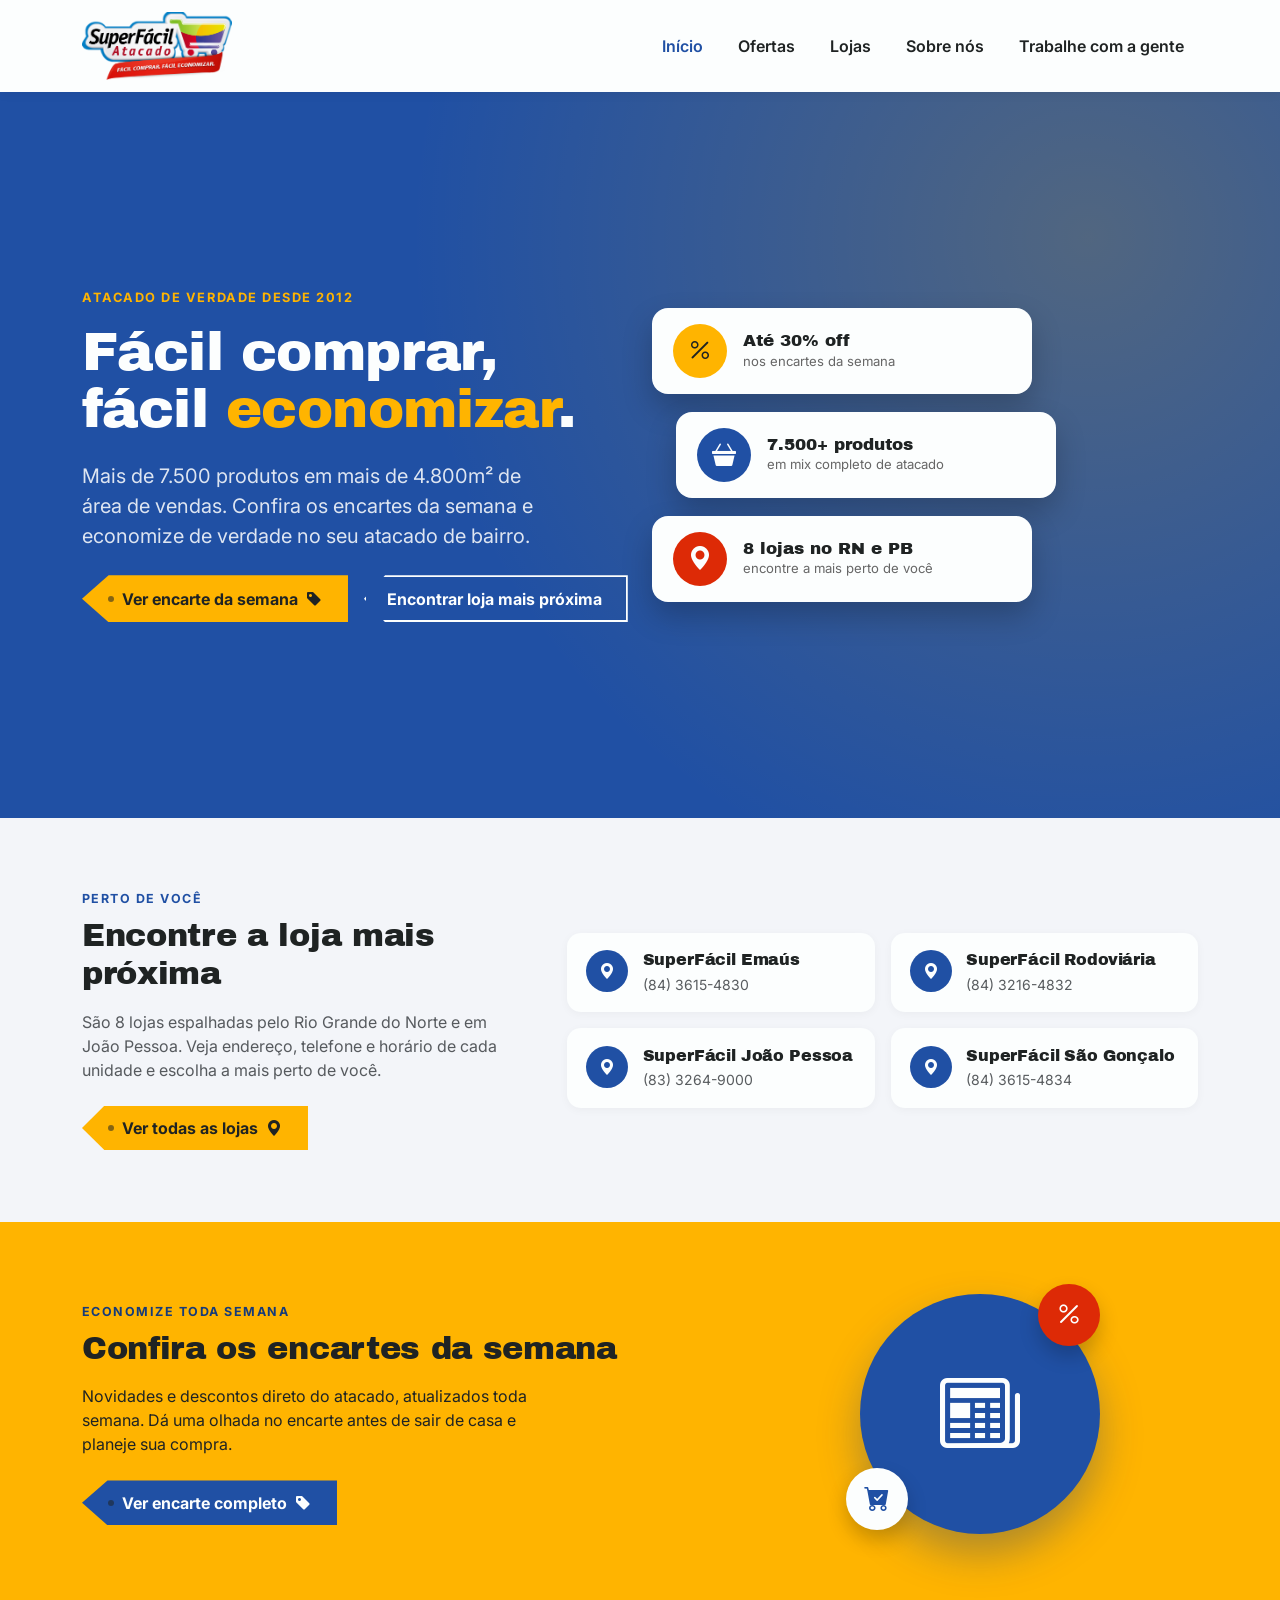
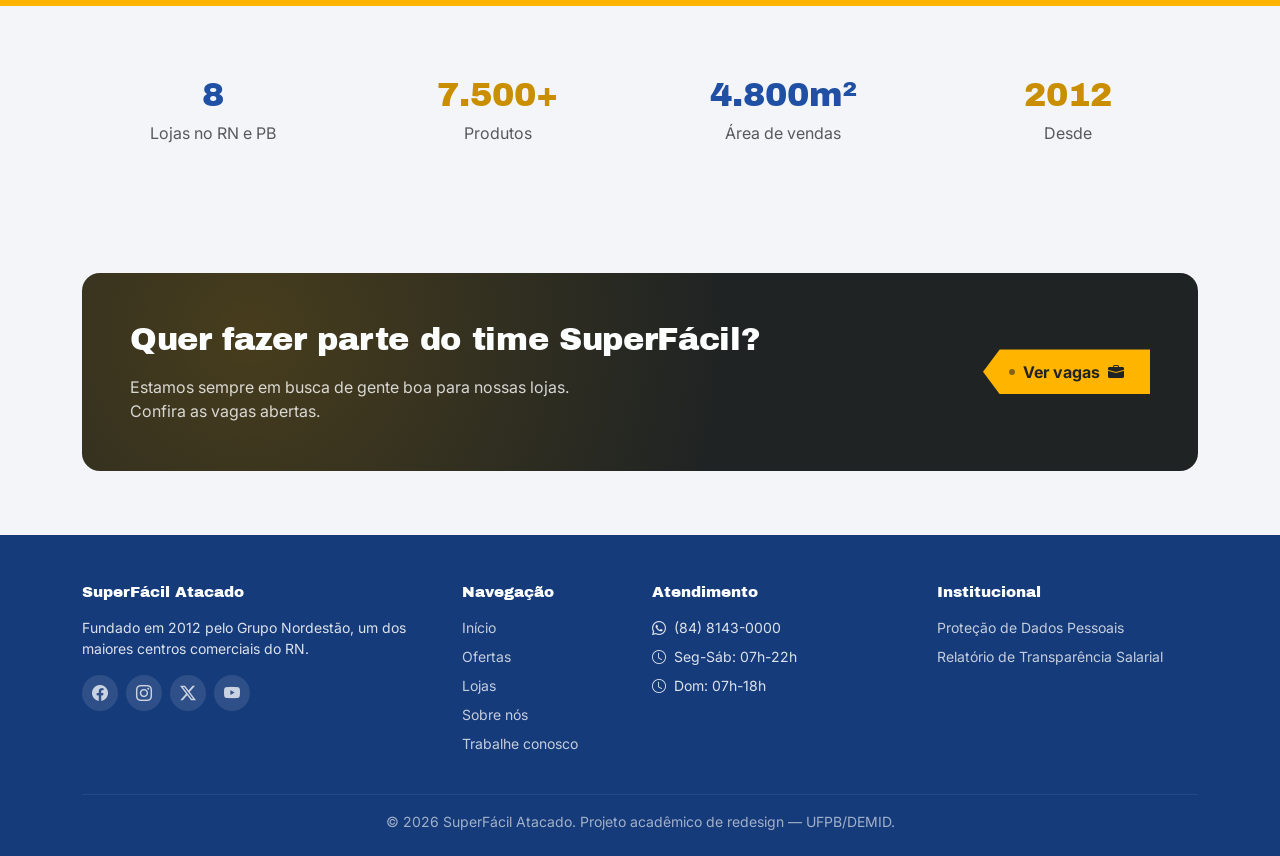
<file: index.html>
<!DOCTYPE html>
<html lang="pt-BR">
<head>
  <meta charset="UTF-8">
  <meta name="viewport" content="width=device-width, initial-scale=1">
  <title>SuperFácil Atacado — Fácil comprar, fácil economizar</title>
  <meta name="description" content="SuperFácil Atacado: as melhores ofertas de atacado no RN. Confira encartes, lojas e trabalhe com a gente.">
<!-- Favicon -->
  <link rel="icon" type="image/x-icon" href="img/favicon.ico">
  <!-- Bootstrap 5 -->
  <link href="https://cdn.jsdelivr.net/npm/bootstrap@5.3.3/dist/css/bootstrap.min.css" rel="stylesheet">
  <!-- Bootstrap Icons -->
  <link rel="stylesheet" href="https://cdn.jsdelivr.net/npm/bootstrap-icons@1.11.3/font/bootstrap-icons.css">
  <!-- Fonts -->
  <link rel="preconnect" href="https://fonts.googleapis.com">
  <link href="https://fonts.googleapis.com/css2?family=Archivo+Black&family=Inter:wght@400;500;600;700&display=swap" rel="stylesheet">
  <!-- Custom -->
  <link rel="stylesheet" href="css/style.css">
</head>
<body>

  <!-- ===== NAVBAR ===== -->
  <header>
    <nav class="navbar navbar-expand-lg navbar-sf sticky-top py-2">
      <div class="container">
        <a class="navbar-brand py-1" href="index.html">
          <img src="img/logo_superfacil.png" alt="SuperFácil Atacado" class="navbar-logo">
        </a>
        <button class="navbar-toggler" type="button" data-bs-toggle="collapse" data-bs-target="#navMain" aria-controls="navMain" aria-expanded="false" aria-label="Abrir menu">
          <span class="navbar-toggler-icon"></span>
        </button>
        <div class="collapse navbar-collapse" id="navMain">
          <ul class="navbar-nav ms-auto mb-2 mb-lg-0 gap-lg-2">
            <li class="nav-item"><a class="nav-link active" href="index.html">Início</a></li>
            <li class="nav-item"><a class="nav-link" href="ofertas.html">Ofertas</a></li>
            <li class="nav-item"><a class="nav-link" href="lojas.html">Lojas</a></li>
            <li class="nav-item"><a class="nav-link" href="sobre.html">Sobre nós</a></li>
            <li class="nav-item"><a class="nav-link" href="trabalhe-conosco.html">Trabalhe com a gente</a></li>
          </ul>
        </div>
      </div>
    </nav>
  </header>

  <main>
    <!-- ===== HERO ===== -->
    <section class="hero-sf py-5 py-lg-0" aria-labelledby="hero-title">
      <div class="container py-lg-5">
        <div class="row align-items-center py-lg-5" style="min-height: 70vh;">
          <div class="col-lg-6 py-5">
            <p class="eyebrow mb-3">Atacado de verdade desde 2012</p>
            <h1 id="hero-title" class="mb-4">Fácil comprar,<br>fácil <span class="text-sf-yellow" style="color: var(--sf-yellow);">economizar</span>.</h1>
            <p class="fs-5 mb-4" style="max-width: 480px; color: rgba(255,255,255,0.85);">
              Mais de 7.500 produtos em mais de 4.800m² de área de vendas. Confira os encartes da semana e economize de verdade no seu atacado de bairro.
            </p>
            <div class="d-flex flex-wrap gap-3">
              <a href="ofertas.html" class="btn-tag">Ver encarte da semana <i class="bi bi-tag-fill"></i></a>
              <a href="lojas.html" class="btn-tag-outline">Encontrar loja mais próxima</a>
            </div>
          </div>
          <div class="col-lg-6">
            <div class="hero-highlights" aria-hidden="true">
              <div class="highlight-chip">
                <div class="chip-icon chip-icon--yellow"><i class="bi bi-percent"></i></div>
                <div>
                  <div class="chip-value">Até 30% off</div>
                  <div class="chip-label">nos encartes da semana</div>
                </div>
              </div>
              <div class="highlight-chip ms-md-4">
                <div class="chip-icon chip-icon--blue"><i class="bi bi-basket3-fill"></i></div>
                <div>
                  <div class="chip-value">7.500+ produtos</div>
                  <div class="chip-label">em mix completo de atacado</div>
                </div>
              </div>
              <div class="highlight-chip">
                <div class="chip-icon chip-icon--red"><i class="bi bi-geo-alt-fill"></i></div>
                <div>
                  <div class="chip-value">8 lojas no RN e PB</div>
                  <div class="chip-label">encontre a mais perto de você</div>
                </div>
              </div>
            </div>
          </div>
        </div>
      </div>
    </section>

    <!-- ===== ENCONTRE SUA LOJA ===== -->
    <section class="py-5 bg-sf-cream" aria-labelledby="loja-title">
      <div class="container py-4">
        <div class="row align-items-center g-5">
          <div class="col-lg-5">
            <p class="section-eyebrow mb-2">Perto de você</p>
            <h2 id="loja-title" class="mb-3">Encontre a loja mais próxima</h2>
            <p class="mb-4 text-muted" style="max-width: 420px;">
              São 8 lojas espalhadas pelo Rio Grande do Norte e em João Pessoa. Veja endereço, telefone e horário de cada unidade e escolha a mais perto de você.
            </p>
            <a href="lojas.html" class="btn-tag">Ver todas as lojas <i class="bi bi-geo-alt-fill"></i></a>
          </div>
          <div class="col-lg-7">
            <div class="row g-3">
              <div class="col-sm-6">
                <div class="store-mini">
                  <div class="store-icon"><i class="bi bi-geo-alt-fill"></i></div>
                  <div>
                    <h3 class="h6 mb-1">SuperFácil Emaús</h3>
                    <p class="mb-0 text-muted small">(84) 3615-4830</p>
                  </div>
                </div>
              </div>
              <div class="col-sm-6">
                <div class="store-mini">
                  <div class="store-icon"><i class="bi bi-geo-alt-fill"></i></div>
                  <div>
                    <h3 class="h6 mb-1">SuperFácil Rodoviária</h3>
                    <p class="mb-0 text-muted small">(84) 3216-4832</p>
                  </div>
                </div>
              </div>
              <div class="col-sm-6">
                <div class="store-mini">
                  <div class="store-icon"><i class="bi bi-geo-alt-fill"></i></div>
                  <div>
                    <h3 class="h6 mb-1">SuperFácil João Pessoa</h3>
                    <p class="mb-0 text-muted small">(83) 3264-9000</p>
                  </div>
                </div>
              </div>
              <div class="col-sm-6">
                <div class="store-mini">
                  <div class="store-icon"><i class="bi bi-geo-alt-fill"></i></div>
                  <div>
                    <h3 class="h6 mb-1">SuperFácil São Gonçalo</h3>
                    <p class="mb-0 text-muted small">(84) 3615-4834</p>
                  </div>
                </div>
              </div>
            </div>
          </div>
        </div>
      </div>
    </section>

    <!-- ===== ENCARTES DA SEMANA (destaque amarelo) ===== -->
    <section class="py-5" style="background-color: var(--sf-yellow);" aria-labelledby="encartes-title">
      <div class="container py-4">
        <div class="row align-items-center g-5">
          <div class="col-lg-7">
            <p class="section-eyebrow mb-2" style="color: var(--sf-blue-dark);">Economize toda semana</p>
            <h2 id="encartes-title" class="mb-3">Confira os encartes da semana</h2>
            <p class="mb-4" style="max-width: 460px; color: var(--sf-ink);">
              Novidades e descontos direto do atacado, atualizados toda semana. Dá uma olhada no encarte antes de sair de casa e planeje sua compra.
            </p>
            <a href="ofertas.html" class="btn-tag" style="background-color: var(--sf-blue); color: var(--sf-white);">Ver encarte completo <i class="bi bi-tag-fill"></i></a>
          </div>
          <div class="col-lg-5">
            <div class="encarte-visual" aria-hidden="true">
              <div class="encarte-badge">
                <i class="bi bi-newspaper"></i>
              </div>
              <div class="encarte-mini encarte-mini--percent"><i class="bi bi-percent"></i></div>
              <div class="encarte-mini encarte-mini--cart"><i class="bi bi-cart-check-fill"></i></div>
            </div>
          </div>
        </div>
      </div>
    </section>

    <!-- ===== ESTATÍSTICAS ===== -->
    <section class="py-5">
      <div class="container py-3">
        <div class="row text-center g-4">
          <div class="col-6 col-md-3">
            <div class="stat-block">
              <div class="stat-number" style="color: var(--sf-blue);">8</div>
              <p class="mb-0 text-muted">Lojas no RN e PB</p>
            </div>
          </div>
          <div class="col-6 col-md-3">
            <div class="stat-block">
              <div class="stat-number" style="color: #C98F00;">7.500+</div>
              <p class="mb-0 text-muted">Produtos</p>
            </div>
          </div>
          <div class="col-6 col-md-3">
            <div class="stat-block">
              <div class="stat-number" style="color: var(--sf-blue);">4.800m²</div>
              <p class="mb-0 text-muted">Área de vendas</p>
            </div>
          </div>
          <div class="col-6 col-md-3">
            <div class="stat-block">
              <div class="stat-number" style="color: #C98F00;">2012</div>
              <p class="mb-0 text-muted">Desde</p>
            </div>
          </div>
        </div>
      </div>
    </section>

    <!-- ===== CTA TRABALHE CONOSCO ===== -->
    <section class="py-5">
      <div class="container py-3">
        <div class="cta-banner p-5 p-lg-5">
          <div class="row align-items-center position-relative">
            <div class="col-lg-8">
              <h2 class="mb-3">Quer fazer parte do time SuperFácil?</h2>
              <p class="mb-0" style="color: rgba(255,255,255,0.8); max-width: 480px;">
                Estamos sempre em busca de gente boa para nossas lojas. Confira as vagas abertas.
              </p>
            </div>
            <div class="col-lg-4 mt-4 mt-lg-0 text-lg-end">
              <a href="trabalhe-conosco.html" class="btn-tag">Ver vagas <i class="bi bi-briefcase-fill"></i></a>
            </div>
          </div>
        </div>
      </div>
    </section>
  </main>

  <!-- ===== FOOTER ===== -->
  <footer class="footer-sf pt-5 pb-4">
    <div class="container">
      <div class="row g-4">
        <div class="col-lg-4">
          <h6>SuperFácil Atacado</h6>
          <p class="small mb-3">Fundado em 2012 pelo Grupo Nordestão, um dos maiores centros comerciais do RN.</p>
          <div class="d-flex gap-2">
            <a href="https://www.facebook.com/superfacilatacado/" class="social-icon" aria-label="Facebook"><i class="bi bi-facebook"></i></a>
            <a href="https://www.instagram.com/superfacilatacado/" class="social-icon" aria-label="Instagram"><i class="bi bi-instagram"></i></a>
            <a href="https://twitter.com/superfacilrn" class="social-icon" aria-label="Twitter"><i class="bi bi-twitter-x"></i></a>
            <a href="https://www.youtube.com/channel/UCYBK_cq08c7jpj-2fOXljRQ" class="social-icon" aria-label="YouTube"><i class="bi bi-youtube"></i></a>
          </div>
        </div>
        <div class="col-6 col-lg-2">
          <h6>Navegação</h6>
          <ul class="list-unstyled small">
            <li class="mb-2"><a href="index.html">Início</a></li>
            <li class="mb-2"><a href="ofertas.html">Ofertas</a></li>
            <li class="mb-2"><a href="lojas.html">Lojas</a></li>
            <li class="mb-2"><a href="sobre.html">Sobre nós</a></li>
            <li class="mb-2"><a href="trabalhe-conosco.html">Trabalhe conosco</a></li>
          </ul>
        </div>
        <div class="col-6 col-lg-3">
          <h6>Atendimento</h6>
          <ul class="list-unstyled small">
            <li class="mb-2"><i class="bi bi-whatsapp me-2"></i>(84) 8143-0000</li>
            <li class="mb-2"><i class="bi bi-clock me-2"></i>Seg-Sáb: 07h-22h</li>
            <li class="mb-2"><i class="bi bi-clock me-2"></i>Dom: 07h-18h</li>
          </ul>
        </div>
        <div class="col-lg-3">
          <h6>Institucional</h6>
          <ul class="list-unstyled small">
            <li class="mb-2"><a href="protecao-de-dados.html">Proteção de Dados Pessoais</a></li>
            <li class="mb-2"><a href="transparencia-salarial.html">Relatório de Transparência Salarial</a></li>
          </ul>
        </div>
      </div>
      <hr class="border-light border-opacity-25 mt-4 mb-3">
      <p class="small text-center mb-0" style="color: rgba(255,255,255,0.6);">&copy; 2026 SuperFácil Atacado. Projeto acadêmico de redesign — UFPB/DEMID.</p>
    </div>
  </footer>

  <script src="https://cdn.jsdelivr.net/npm/bootstrap@5.3.3/dist/js/bootstrap.bundle.min.js"></script>
</body>
</html>
</file>
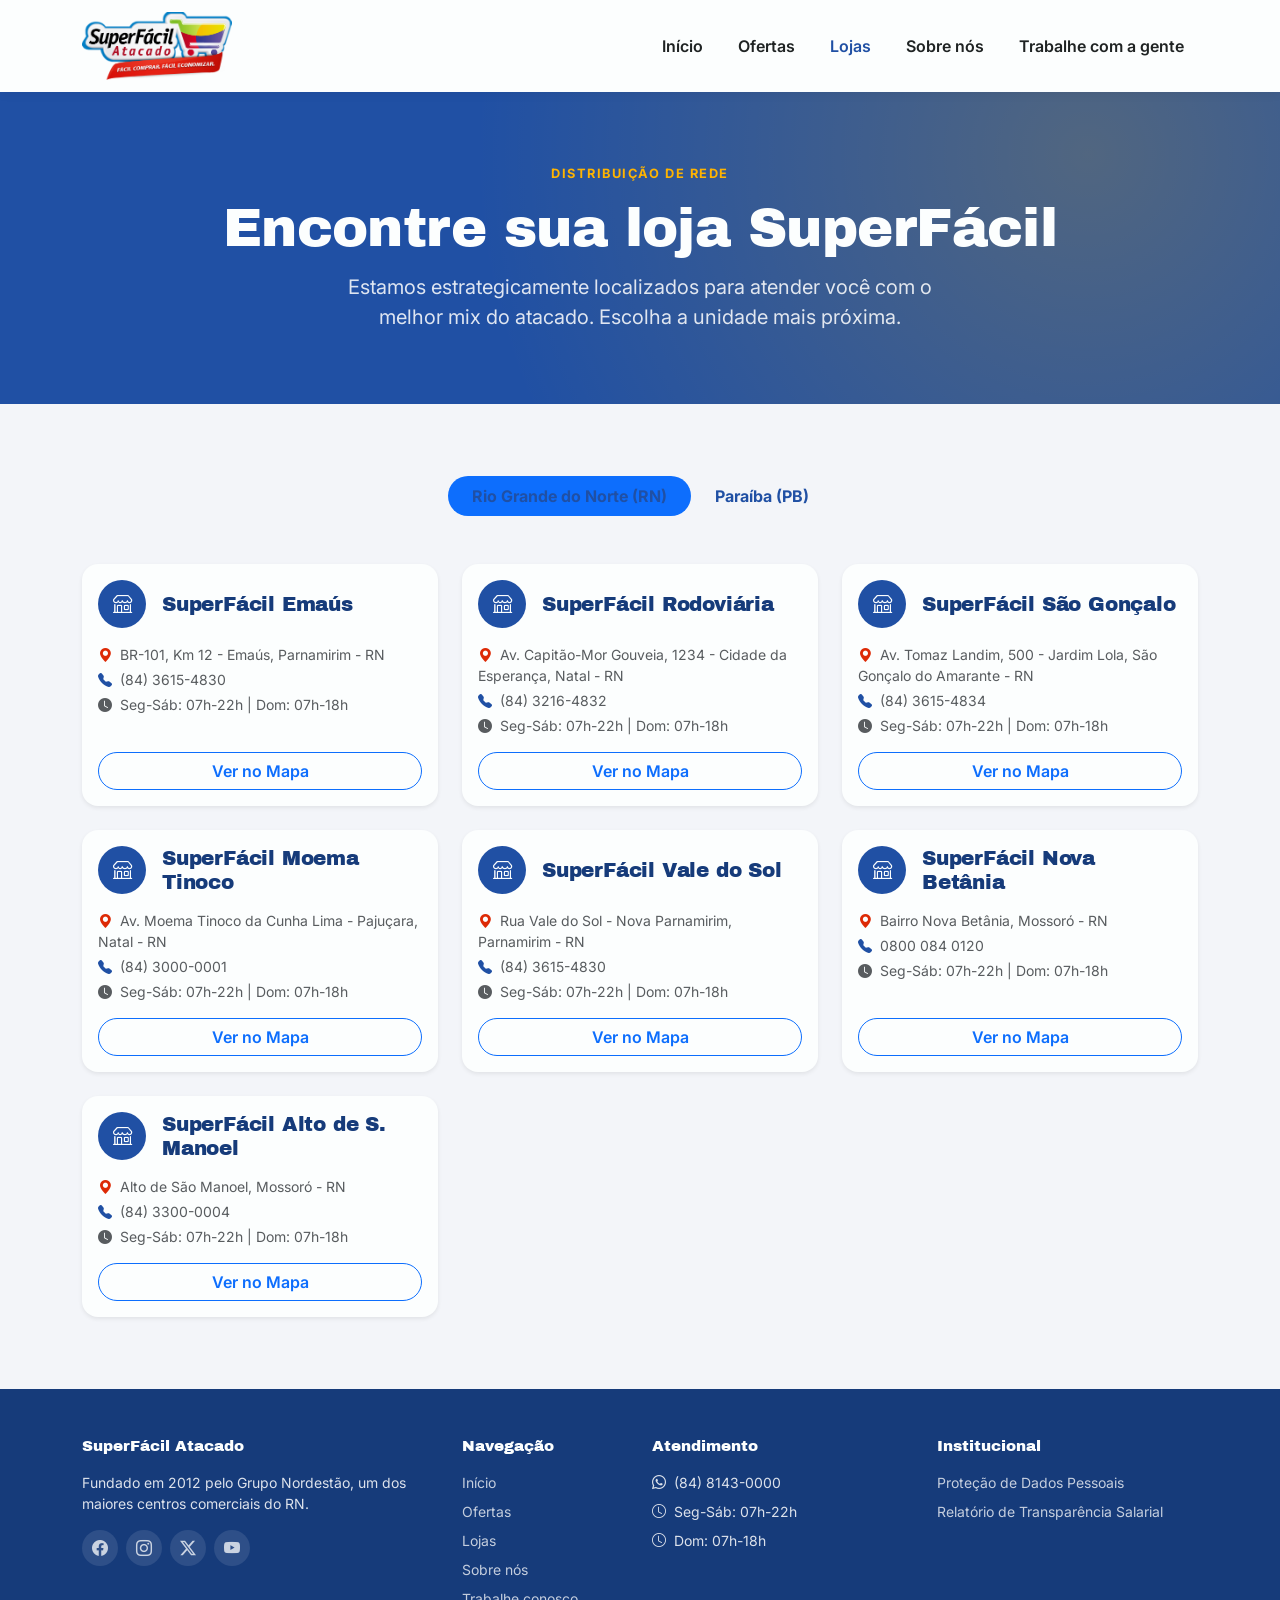
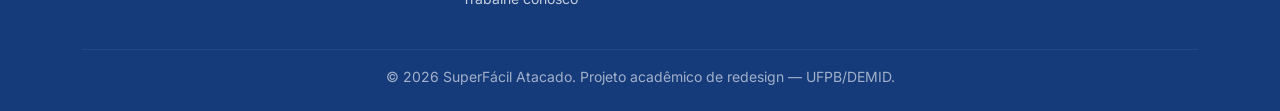
<file: lojas.html>
<!DOCTYPE html>
<html lang="pt-BR">
<head>
  <meta charset="UTF-8">
  <meta name="viewport" content="width=device-width, initial-scale=1">
  <title>Nossas Lojas — SuperFácil Atacado</title>
  <meta name="description" content="Encontre a loja SuperFácil Atacado mais próxima de você no Rio Grande do Norte e na Paraíba.">
<!-- Favicon -->
  <link rel="icon" type="image/x-icon" href="img/favicon.ico">
  <!-- Bootstrap 5 -->
  <link href="https://cdn.jsdelivr.net/npm/bootstrap@5.3.3/dist/css/bootstrap.min.css" rel="stylesheet">
  <!-- Bootstrap Icons -->
  <link rel="stylesheet" href="https://cdn.jsdelivr.net/npm/bootstrap-icons@1.11.3/font/bootstrap-icons.css">
  <!-- Fonts -->
  <link rel="preconnect" href="https://fonts.googleapis.com">
  <link href="https://fonts.googleapis.com/css2?family=Archivo+Black&family=Inter:wght@400;500;600;700&display=swap" rel="stylesheet">
  <!-- Custom -->
  <link rel="stylesheet" href="css/style.css">
</head>
<body>

  <!-- ===== NAVBAR ===== -->
  <header>
    <nav class="navbar navbar-expand-lg navbar-sf sticky-top py-2">
      <div class="container">
        <a class="navbar-brand py-1" href="index.html">
          <img src="img/logo_superfacil.png" alt="SuperFácil Atacado" class="navbar-logo">
        </a>
        <button class="navbar-toggler" type="button" data-bs-toggle="collapse" data-bs-target="#navMain" aria-controls="navMain" aria-expanded="false" aria-label="Abrir menu">
          <span class="navbar-toggler-icon"></span>
        </button>
        <div class="collapse navbar-collapse" id="navMain">
          <ul class="navbar-nav ms-auto mb-2 mb-lg-0 gap-lg-2">
            <li class="nav-item"><a class="nav-link" href="index.html">Início</a></li>
            <li class="nav-item"><a class="nav-link" href="ofertas.html">Ofertas</a></li>
            <li class="nav-item"><a class="nav-link active" href="lojas.html">Lojas</a></li>
            <li class="nav-item"><a class="nav-link" href="sobre.html">Sobre nós</a></li>
            <li class="nav-item"><a class="nav-link" href="trabalhe-conosco.html">Trabalhe com a gente</a></li>
          </ul>
        </div>
      </div>
    </nav>
  </header>

  <main>
    <!-- ===== HERO LOJAS ===== -->
    <section class="hero-sf py-5" aria-labelledby="lojas-hero-title">
      <div class="container py-4 text-center">
        <p class="eyebrow mb-3">Distribuição de Rede</p>
        <h1 id="lojas-hero-title" class="mb-3">Encontre sua loja SuperFácil</h1>
        <p class="fs-5 mx-auto mb-0" style="max-width: 600px; color: rgba(255,255,255,0.85);">
          Estamos estrategicamente localizados para atender você com o melhor mix do atacado. Escolha a unidade mais próxima.
        </p>
      </div>
    </section>

    <!-- ===== CONTEÚDO DAS LOJAS ===== -->
    <section class="py-5 bg-sf-cream">
      <div class="container py-4">
        
        <!-- Tabs para filtrar por Estado -->
        <ul class="nav nav-pills justify-content-center mb-5" id="lojas-tab" role="tablist">
          <li class="nav-item" role="presentation">
            <button class="nav-link active fw-bold px-4 rounded-pill" id="rn-tab" data-bs-toggle="pill" data-bs-target="#rn" type="button" role="tab" aria-controls="rn" aria-selected="true" style="color: var(--sf-blue);">Rio Grande do Norte (RN)</button>
          </li>
          <li class="nav-item" role="presentation">
            <button class="nav-link fw-bold px-4 rounded-pill" id="pb-tab" data-bs-toggle="pill" data-bs-target="#pb" type="button" role="tab" aria-controls="pb" aria-selected="false" style="color: var(--sf-blue);">Paraíba (PB)</button>
          </li>
        </ul>

        <!-- Conteúdo das Tabs -->
        <div class="tab-content" id="lojas-tabContent">
          
          <!-- Aba Rio Grande do Norte -->
          <div class="tab-pane fade show active" id="rn" role="tabpanel" aria-labelledby="rn-tab" tabindex="0">
            <div class="row g-4">
              
              <!-- Loja Emaús -->
              <div class="col-md-6 col-lg-4">
                <div class="card card-offer h-100 border-0 p-3 shadow-sm rounded-4">
                  <div class="d-flex align-items-center mb-3 gap-3">
                    <div class="chip-icon chip-icon--blue" style="width: 48px; height: 48px; font-size: 1.2rem;"><i class="bi bi-shop"></i></div>
                    <h3 class="h5 mb-0" style="color: var(--sf-blue-dark);">SuperFácil Emaús</h3>
                  </div>
                  <div class="mb-3 flex-grow-1">
                    <p class="text-muted small mb-1"><i class="bi bi-geo-alt-fill text-sf-red me-2"></i>BR-101, Km 12 - Emaús, Parnamirim - RN</p>
                    <p class="text-muted small mb-1"><i class="bi bi-telephone-fill text-sf-blue me-2"></i>(84) 3615-4830</p>
                    <p class="text-muted small mb-0"><i class="bi bi-clock-fill text-sf-yellow me-2"></i>Seg-Sáb: 07h-22h | Dom: 07h-18h</p>
                  </div>
                  <a href="https://www.google.com/maps?ll=-5.885119,-35.229404&z=16&t=m&hl=pt-BR&gl=US&mapclient=embed&cid=2730167906983375281" class="btn btn-outline-primary fw-semibold rounded-pill w-100">Ver no Mapa</a>
                </div>
              </div>

              <!-- Loja Rodoviária -->
              <div class="col-md-6 col-lg-4">
                <div class="card card-offer h-100 border-0 p-3 shadow-sm rounded-4">
                  <div class="d-flex align-items-center mb-3 gap-3">
                    <div class="chip-icon chip-icon--blue" style="width: 48px; height: 48px; font-size: 1.2rem;"><i class="bi bi-shop"></i></div>
                    <h3 class="h5 mb-0" style="color: var(--sf-blue-dark);">SuperFácil Rodoviária</h3>
                  </div>
                  <div class="mb-3 flex-grow-1">
                    <p class="text-muted small mb-1"><i class="bi bi-geo-alt-fill text-sf-red me-2"></i>Av. Capitão-Mor Gouveia, 1234 - Cidade da Esperança, Natal - RN</p>
                    <p class="text-muted small mb-1"><i class="bi bi-telephone-fill text-sf-blue me-2"></i>(84) 3216-4832</p>
                    <p class="text-muted small mb-0"><i class="bi bi-clock-fill text-sf-yellow me-2"></i>Seg-Sáb: 07h-22h | Dom: 07h-18h</p>
                  </div>
                  <a href="https://www.google.com/maps?ll=-5.81927,-35.236741&z=14&t=m&hl=pt-BR&gl=BR&mapclient=embed&cid=6719958662032744764" class="btn btn-outline-primary fw-semibold rounded-pill w-100">Ver no Mapa</a>
                </div>
              </div>

              <!-- Loja São Gonçalo -->
              <div class="col-md-6 col-lg-4">
                <div class="card card-offer h-100 border-0 p-3 shadow-sm rounded-4">
                  <div class="d-flex align-items-center mb-3 gap-3">
                    <div class="chip-icon chip-icon--blue" style="width: 48px; height: 48px; font-size: 1.2rem;"><i class="bi bi-shop"></i></div>
                    <h3 class="h5 mb-0" style="color: var(--sf-blue-dark);">SuperFácil São Gonçalo</h3>
                  </div>
                  <div class="mb-3 flex-grow-1">
                    <p class="text-muted small mb-1"><i class="bi bi-geo-alt-fill text-sf-red me-2"></i>Av. Tomaz Landim, 500 - Jardim Lola, São Gonçalo do Amarante - RN</p>
                    <p class="text-muted small mb-1"><i class="bi bi-telephone-fill text-sf-blue me-2"></i>(84) 3615-4834</p>
                    <p class="text-muted small mb-0"><i class="bi bi-clock-fill text-sf-yellow me-2"></i>Seg-Sáb: 07h-22h | Dom: 07h-18h</p>
                  </div>
                  <a href="https://www.google.com/maps?ll=-5.761581,-35.289007&z=16&t=m&hl=pt-BR&gl=BR&mapclient=embed&cid=13401866507430386090" class="btn btn-outline-primary fw-semibold rounded-pill w-100">Ver no Mapa</a>
                </div>
              </div>

              <!-- Loja Moema Tinoco -->
              <div class="col-md-6 col-lg-4">
                <div class="card card-offer h-100 border-0 p-3 shadow-sm rounded-4">
                  <div class="d-flex align-items-center mb-3 gap-3">
                    <div class="chip-icon chip-icon--blue" style="width: 48px; height: 48px; font-size: 1.2rem;"><i class="bi bi-shop"></i></div>
                    <h3 class="h5 mb-0" style="color: var(--sf-blue-dark);">SuperFácil Moema Tinoco</h3>
                  </div>
                  <div class="mb-3 flex-grow-1">
                    <p class="text-muted small mb-1"><i class="bi bi-geo-alt-fill text-sf-red me-2"></i>Av. Moema Tinoco da Cunha Lima - Pajuçara, Natal - RN</p>
                    <p class="text-muted small mb-1"><i class="bi bi-telephone-fill text-sf-blue me-2"></i>(84) 3000-0001</p>
                    <p class="text-muted small mb-0"><i class="bi bi-clock-fill text-sf-yellow me-2"></i>Seg-Sáb: 07h-22h | Dom: 07h-18h</p>
                  </div>
                  <a href="https://www.google.com/maps?ll=-5.737158,-35.22683&z=16&t=m&hl=pt-BR&gl=BR&mapclient=embed&cid=8329273479150238507" class="btn btn-outline-primary fw-semibold rounded-pill w-100">Ver no Mapa</a>
                </div>
              </div>

              <!-- Loja Vale do Sol -->
              <div class="col-md-6 col-lg-4">
                <div class="card card-offer h-100 border-0 p-3 shadow-sm rounded-4">
                  <div class="d-flex align-items-center mb-3 gap-3">
                    <div class="chip-icon chip-icon--blue" style="width: 48px; height: 48px; font-size: 1.2rem;"><i class="bi bi-shop"></i></div>
                    <h3 class="h5 mb-0" style="color: var(--sf-blue-dark);">SuperFácil Vale do Sol</h3>
                  </div>
                  <div class="mb-3 flex-grow-1">
                    <p class="text-muted small mb-1"><i class="bi bi-geo-alt-fill text-sf-red me-2"></i>Rua Vale do Sol - Nova Parnamirim, Parnamirim - RN</p>
                    <p class="text-muted small mb-1"><i class="bi bi-telephone-fill text-sf-blue me-2"></i>(84) 3615-4830</p>
                    <p class="text-muted small mb-0"><i class="bi bi-clock-fill text-sf-yellow me-2"></i>Seg-Sáb: 07h-22h | Dom: 07h-18h</p>
                  </div>
                  <a href="https://www.google.com/maps?ll=-5.929321,-35.275315&z=16&t=m&hl=pt-BR&gl=BR&mapclient=embed&cid=13055619880613866115" class="btn btn-outline-primary fw-semibold rounded-pill w-100">Ver no Mapa</a>
                </div>
              </div>

              <!-- Loja Nova Betânia -->
              <div class="col-md-6 col-lg-4">
                <div class="card card-offer h-100 border-0 p-3 shadow-sm rounded-4">
                  <div class="d-flex align-items-center mb-3 gap-3">
                    <div class="chip-icon chip-icon--blue" style="width: 48px; height: 48px; font-size: 1.2rem;"><i class="bi bi-shop"></i></div>
                    <h3 class="h5 mb-0" style="color: var(--sf-blue-dark);">SuperFácil Nova Betânia</h3>
                  </div>
                  <div class="mb-3 flex-grow-1">
                    <p class="text-muted small mb-1"><i class="bi bi-geo-alt-fill text-sf-red me-2"></i>Bairro Nova Betânia, Mossoró - RN</p>
                    <p class="text-muted small mb-1"><i class="bi bi-telephone-fill text-sf-blue me-2"></i>0800 084 0120</p>
                    <p class="text-muted small mb-0"><i class="bi bi-clock-fill text-sf-yellow me-2"></i>Seg-Sáb: 07h-22h | Dom: 07h-18h</p>
                  </div>
                  <a href="https://www.google.com/maps?ll=-5.177251,-37.368181&z=17&t=m&hl=pt-BR&gl=BR&mapclient=embed&cid=10822478652796148892" class="btn btn-outline-primary fw-semibold rounded-pill w-100">Ver no Mapa</a>
                </div>
              </div>

              <!-- Loja Alto de São Manoel -->
              <div class="col-md-6 col-lg-4">
                <div class="card card-offer h-100 border-0 p-3 shadow-sm rounded-4">
                  <div class="d-flex align-items-center mb-3 gap-3">
                    <div class="chip-icon chip-icon--blue" style="width: 48px; height: 48px; font-size: 1.2rem;"><i class="bi bi-shop"></i></div>
                    <h3 class="h5 mb-0" style="color: var(--sf-blue-dark);">SuperFácil Alto de S. Manoel</h3>
                  </div>
                  <div class="mb-3 flex-grow-1">
                    <p class="text-muted small mb-1"><i class="bi bi-geo-alt-fill text-sf-red me-2"></i>Alto de São Manoel, Mossoró - RN</p>
                    <p class="text-muted small mb-1"><i class="bi bi-telephone-fill text-sf-blue me-2"></i>(84) 3300-0004</p>
                    <p class="text-muted small mb-0"><i class="bi bi-clock-fill text-sf-yellow me-2"></i>Seg-Sáb: 07h-22h | Dom: 07h-18h</p>
                  </div>
                  <a href="https://www.google.com/maps?ll=-5.210848,-37.333015&z=16&t=m&hl=pt-BR&gl=BR&mapclient=embed&cid=11809313991457863657" class="btn btn-outline-primary fw-semibold rounded-pill w-100">Ver no Mapa</a>
                </div>
              </div>

            </div>
          </div>

          <!-- Aba Paraíba -->
          <div class="tab-pane fade" id="pb" role="tabpanel" aria-labelledby="pb-tab" tabindex="0">
            <div class="row g-4 justify-content-center">
              
              <!-- Loja João Pessoa -->
              <div class="col-md-6 col-lg-4">
                <div class="card card-offer h-100 border-0 p-3 shadow-sm rounded-4">
                  <div class="d-flex align-items-center mb-3 gap-3">
                    <div class="chip-icon chip-icon--blue" style="width: 48px; height: 48px; font-size: 1.2rem;"><i class="bi bi-shop"></i></div>
                    <h3 class="h5 mb-0" style="color: var(--sf-blue-dark);">SuperFácil João Pessoa</h3>
                  </div>
                  <div class="mb-3 flex-grow-1">
                    <p class="text-muted small mb-1"><i class="bi bi-geo-alt-fill text-sf-red me-2"></i>Rod. BR-230, Km 14 - Água Fria, João Pessoa - PB</p>
                    <p class="text-muted small mb-1"><i class="bi bi-telephone-fill text-sf-blue me-2"></i>(83) 3264-9000</p>
                    <p class="text-muted small mb-0"><i class="bi bi-clock-fill text-sf-yellow me-2"></i>Seg-Sáb: 07h-22h | Dom: 07h-18h</p>
                  </div>
                  <a href="https://www.google.com/maps?ll=-7.16658,-34.860828&z=16&t=m&hl=pt-BR&gl=BR&mapclient=embed&cid=14162344416870903850" class="btn btn-outline-primary fw-semibold rounded-pill w-100">Ver no Mapa</a>
                </div>
              </div>

            </div>
          </div>

        </div>
      </div>
    </section>
  </main>

  <!-- ===== FOOTER ===== -->
  <footer class="footer-sf pt-5 pb-4">
    <div class="container">
      <div class="row g-4">
        <div class="col-lg-4">
          <h6>SuperFácil Atacado</h6>
          <p class="small mb-3">Fundado em 2012 pelo Grupo Nordestão, um dos maiores centros comerciais do RN.</p>
          <div class="d-flex gap-2">
            <a href="https://www.facebook.com/superfacilatacado/" class="social-icon" aria-label="Facebook"><i class="bi bi-facebook"></i></a>
            <a href="https://www.instagram.com/superfacilatacado/" class="social-icon" aria-label="Instagram"><i class="bi bi-instagram"></i></a>
            <a href="https://twitter.com/superfacilrn" class="social-icon" aria-label="Twitter"><i class="bi bi-twitter-x"></i></a>
            <a href="https://www.youtube.com/channel/UCYBK_cq08c7jpj-2fOXljRQ" class="social-icon" aria-label="YouTube"><i class="bi bi-youtube"></i></a>
          </div>
        </div>
        <div class="col-6 col-lg-2">
          <h6>Navegação</h6>
          <ul class="list-unstyled small">
            <li class="mb-2"><a href="index.html">Início</a></li>
            <li class="mb-2"><a href="ofertas.html">Ofertas</a></li>
            <li class="mb-2"><a href="lojas.html">Lojas</a></li>
            <li class="mb-2"><a href="sobre.html">Sobre nós</a></li>
            <li class="mb-2"><a href="trabalhe-conosco.html">Trabalhe conosco</a></li>
          </ul>
        </div>
        <div class="col-6 col-lg-3">
          <h6>Atendimento</h6>
          <ul class="list-unstyled small">
            <li class="mb-2"><i class="bi bi-whatsapp me-2"></i>(84) 8143-0000</li>
            <li class="mb-2"><i class="bi bi-clock me-2"></i>Seg-Sáb: 07h-22h</li>
            <li class="mb-2"><i class="bi bi-clock me-2"></i>Dom: 07h-18h</li>
          </ul>
        </div>
        <div class="col-lg-3">
          <h6>Institucional</h6>
          <ul class="list-unstyled small">
            <li class="mb-2"><a href="#">Proteção de Dados Pessoais</a></li>
            <li class="mb-2"><a href="#">Relatório de Transparência Salarial</a></li>
          </ul>
        </div>
      </div>
      <hr class="border-light border-opacity-25 mt-4 mb-3">
      <p class="small text-center mb-0" style="color: rgba(255,255,255,0.6);">&copy; 2026 SuperFácil Atacado. Projeto acadêmico de redesign — UFPB/DEMID.</p>
    </div>
  </footer>

  <script src="https://cdn.jsdelivr.net/npm/bootstrap@5.3.3/dist/js/bootstrap.bundle.min.js"></script>
</body>
</html>
</file>
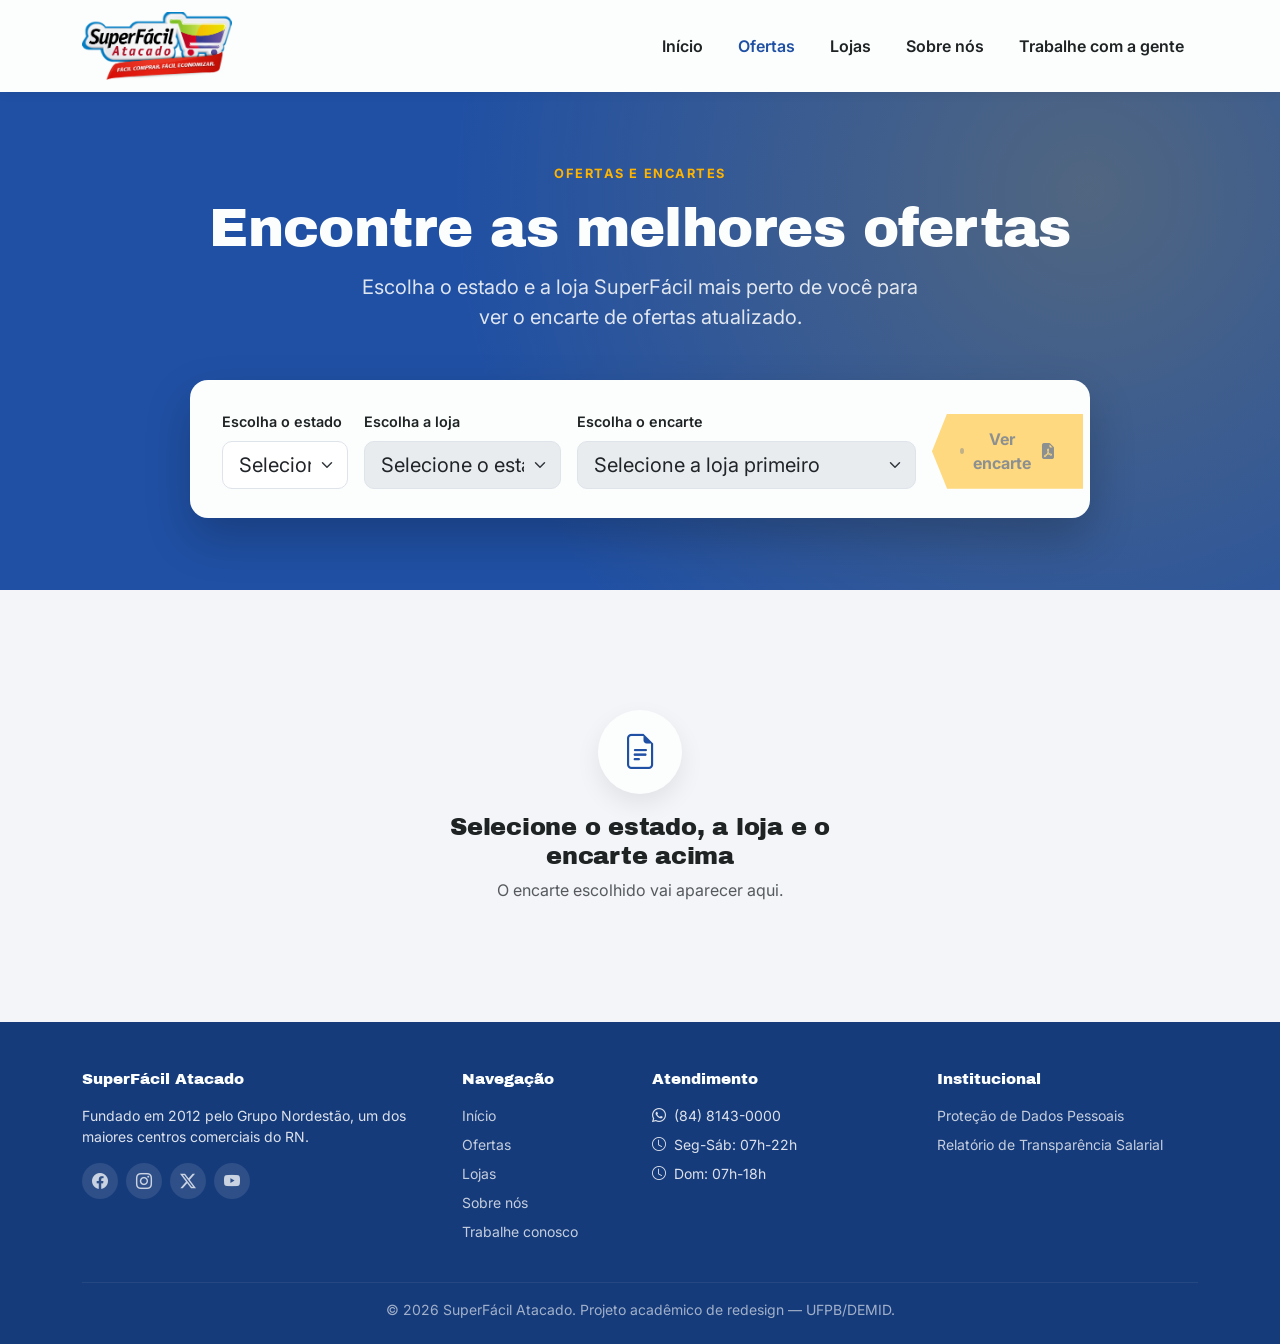
<file: ofertas.html>
<!DOCTYPE html>
<html lang="pt-BR">
<head>
  <meta charset="UTF-8">
  <meta name="viewport" content="width=device-width, initial-scale=1">
  <title>Ofertas e Encartes — SuperFácil Atacado</title>
  <meta name="description" content="Escolha o estado e a loja SuperFácil Atacado mais perto de você e confira o encarte de ofertas da semana.">
<!-- Favicon -->
  <link rel="icon" type="image/x-icon" href="img/favicon.ico">
  <!-- Bootstrap 5 -->
  <link href="https://cdn.jsdelivr.net/npm/bootstrap@5.3.3/dist/css/bootstrap.min.css" rel="stylesheet">
  <!-- Bootstrap Icons -->
  <link rel="stylesheet" href="https://cdn.jsdelivr.net/npm/bootstrap-icons@1.11.3/font/bootstrap-icons.css">
  <!-- Fonts -->
  <link rel="preconnect" href="https://fonts.googleapis.com">
  <link href="https://fonts.googleapis.com/css2?family=Archivo+Black&family=Inter:wght@400;500;600;700&display=swap" rel="stylesheet">
  <!-- Custom -->
  <link rel="stylesheet" href="css/style.css">
</head>
<body>

  <!-- ===== NAVBAR ===== -->
 <header>
    <nav class="navbar navbar-expand-lg navbar-sf sticky-top py-2">
      <div class="container">
        <a class="navbar-brand py-1" href="index.html">
          <img src="img/logo_superfacil.png" alt="SuperFácil Atacado" class="navbar-logo">
        </a>
        <button class="navbar-toggler" type="button" data-bs-toggle="collapse" data-bs-target="#navMain" aria-controls="navMain" aria-expanded="false" aria-label="Abrir menu">
          <span class="navbar-toggler-icon"></span>
        </button>
        <div class="collapse navbar-collapse" id="navMain">
          <ul class="navbar-nav ms-auto mb-2 mb-lg-0 gap-lg-2">
            <li class="nav-item"><a class="nav-link" href="index.html">Início</a></li>
            <li class="nav-item"><a class="nav-link active" href="ofertas.html">Ofertas</a></li>
            <li class="nav-item"><a class="nav-link" href="lojas.html">Lojas</a></li>
            <li class="nav-item"><a class="nav-link" href="sobre.html">Sobre nós</a></li>
            <li class="nav-item"><a class="nav-link" href="trabalhe-conosco.html">Trabalhe com a gente</a></li>
          </ul>
        </div>
      </div>
    </nav>
  </header>

  <main>
    <!-- ===== BUSCA DE ENCARTE ===== -->
    <section class="hero-sf py-5" aria-labelledby="busca-title">
      <div class="container py-4">
        <div class="text-center mb-5">
          <p class="eyebrow mb-3">Ofertas e encartes</p>
          <h1 id="busca-title" class="mb-3">Encontre as melhores ofertas</h1>
          <p class="fs-5 mx-auto" style="max-width: 560px; color: rgba(255,255,255,0.85);">
            Escolha o estado e a loja SuperFácil mais perto de você para ver o encarte de ofertas atualizado.
          </p>
        </div>

        <div class="search-card mx-auto">
          <form id="formEncarte">
           <div class="row g-3 align-items-end">

  <div class="col-md-2">
    <label for="estado" class="form-label fw-semibold">Escolha o estado</label>
    <select id="estado" class="form-select form-select-lg" required>
      <option value="" selected disabled>Selecione o estado</option>
      <option value="RN">Rio Grande do Norte</option>
      <option value="PB">Paraíba</option>
    </select>
  </div>

  <div class="col-md-3">
    <label for="loja" class="form-label fw-semibold">Escolha a loja</label>
    <select id="loja" class="form-select form-select-lg" required disabled>
      <option value="" selected disabled>Selecione o estado primeiro</option>
    </select>
  </div>

  <div class="col-md-5">
    <label for="encarte" class="form-label fw-semibold">Escolha o encarte</label>
    <select id="encarte" class="form-select form-select-lg" required disabled>
      <option value="" selected disabled>Selecione a loja primeiro</option>
    </select>
  </div>

  <div class="col-md-2 d-grid">
    <button type="submit" id="btnVerEncarte" class="btn-tag btn-tag-lg justify-content-center" disabled>
      Ver encarte <i class="bi bi-file-earmark-pdf-fill"></i>
    </button>
  </div>

</div>
    </section>

    <!-- ===== RESULTADO DO ENCARTE ===== -->
    <section class="py-5 bg-sf-cream" aria-labelledby="resultado-title">
      <div class="container py-4">

        <!-- Estado vazio: nada selecionado ainda -->
        <div id="encartePlaceholder" class="empty-state text-center mx-auto">
          <div class="empty-state-icon"><i class="bi bi-file-earmark-text"></i></div>
          <h2 id="resultado-title" class="h4 mb-2">Selecione o estado, a loja e o encarte acima</h2>
          <p class="text-muted mb-0">O encarte escolhido vai aparecer aqui.</p>
        </div>

        <!-- Resultado: encarte carregado -->
        <div id="encarteResultado" class="d-none">
          <div class="d-flex justify-content-between align-items-center flex-wrap gap-3 mb-3">
            <div>
              <p class="section-eyebrow mb-1" id="lojaSelecionadaNome">—</p>
              <h2 class="h3 mb-0" id="encarteAtualNome">—</h2>
              <p class="text-muted mb-0 small" id="encarteAtualValidade">—</p>
            </div>
            <div class="d-flex gap-2">
              <a id="linkAbrirPdf" href="#" target="_blank" rel="noopener" class="btn-tag">
                Abrir em nova aba <i class="bi bi-box-arrow-up-right"></i>
              </a>
              <a id="linkBaixarPdf" href="#" download class="btn-tag-outline-dark">
                Baixar PDF <i class="bi bi-download"></i>
              </a>
            </div>
          </div>

          <div class="pdf-frame-wrap">
            <iframe id="encarteFrame" title="Encarte de ofertas" src="" loading="lazy"></iframe>
          </div>

          <p class="text-muted small mt-3 mb-0">
            <i class="bi bi-info-circle me-1"></i>
            Encartes ilustrativos para fins do projeto acadêmico — em produção, cada loja teria seus PDFs reais de ofertas.
          </p>
        </div>

      </div>
    </section>
  </main>

  <!-- ===== FOOTER ===== -->
  <footer class="footer-sf pt-5 pb-4">
    <div class="container">
      <div class="row g-4">
        <div class="col-lg-4">
          <h6>SuperFácil Atacado</h6>
          <p class="small mb-3">Fundado em 2012 pelo Grupo Nordestão, um dos maiores centros comerciais do RN.</p>
          <div class="d-flex gap-2">
            <a href="https://www.facebook.com/superfacilatacado/" class="social-icon" aria-label="Facebook"><i class="bi bi-facebook"></i></a>
            <a href="https://www.instagram.com/superfacilatacado/" class="social-icon" aria-label="Instagram"><i class="bi bi-instagram"></i></a>
            <a href="https://twitter.com/superfacilrn" class="social-icon" aria-label="Twitter"><i class="bi bi-twitter-x"></i></a>
            <a href="https://www.youtube.com/channel/UCYBK_cq08c7jpj-2fOXljRQ" class="social-icon" aria-label="YouTube"><i class="bi bi-youtube"></i></a>
          </div>
        </div>
        <div class="col-6 col-lg-2">
          <h6>Navegação</h6>
          <ul class="list-unstyled small">
            <li class="mb-2"><a href="index.html">Início</a></li>
            <li class="mb-2"><a href="ofertas.html">Ofertas</a></li>
            <li class="mb-2"><a href="lojas.html">Lojas</a></li>
            <li class="mb-2"><a href="sobre.html">Sobre nós</a></li>
            <li class="mb-2"><a href="trabalhe-conosco.html">Trabalhe conosco</a></li>
          </ul>
        </div>
        <div class="col-6 col-lg-3">
          <h6>Atendimento</h6>
          <ul class="list-unstyled small">
            <li class="mb-2"><i class="bi bi-whatsapp me-2"></i>(84) 8143-0000</li>
            <li class="mb-2"><i class="bi bi-clock me-2"></i>Seg-Sáb: 07h-22h</li>
            <li class="mb-2"><i class="bi bi-clock me-2"></i>Dom: 07h-18h</li>
          </ul>
        </div>
        <div class="col-lg-3">
          <h6>Institucional</h6>
          <ul class="list-unstyled small">
            <li class="mb-2"><a href="protecao-de-dados.html">Proteção de Dados Pessoais</a></li>
            <li class="mb-2"><a href="transparencia-salarial.html">Relatório de Transparência Salarial</a></li>
          </ul>
        </div>
      </div>
      <hr class="border-light border-opacity-25 mt-4 mb-3">
      <p class="small text-center mb-0" style="color: rgba(255,255,255,0.6);">&copy; 2026 SuperFácil Atacado. Projeto acadêmico de redesign — UFPB/DEMID.</p>
    </div>
  </footer>

  <script src="https://cdn.jsdelivr.net/npm/bootstrap@5.3.3/dist/js/bootstrap.bundle.min.js"></script>
<script src="https://cdn.jsdelivr.net/npm/bootstrap@5.3.3/dist/js/bootstrap.bundle.min.js"></script>
<script src="js/encartes.js"></script>
<script src="js/ofertas.js"></script>
</body>
</html>
</file>
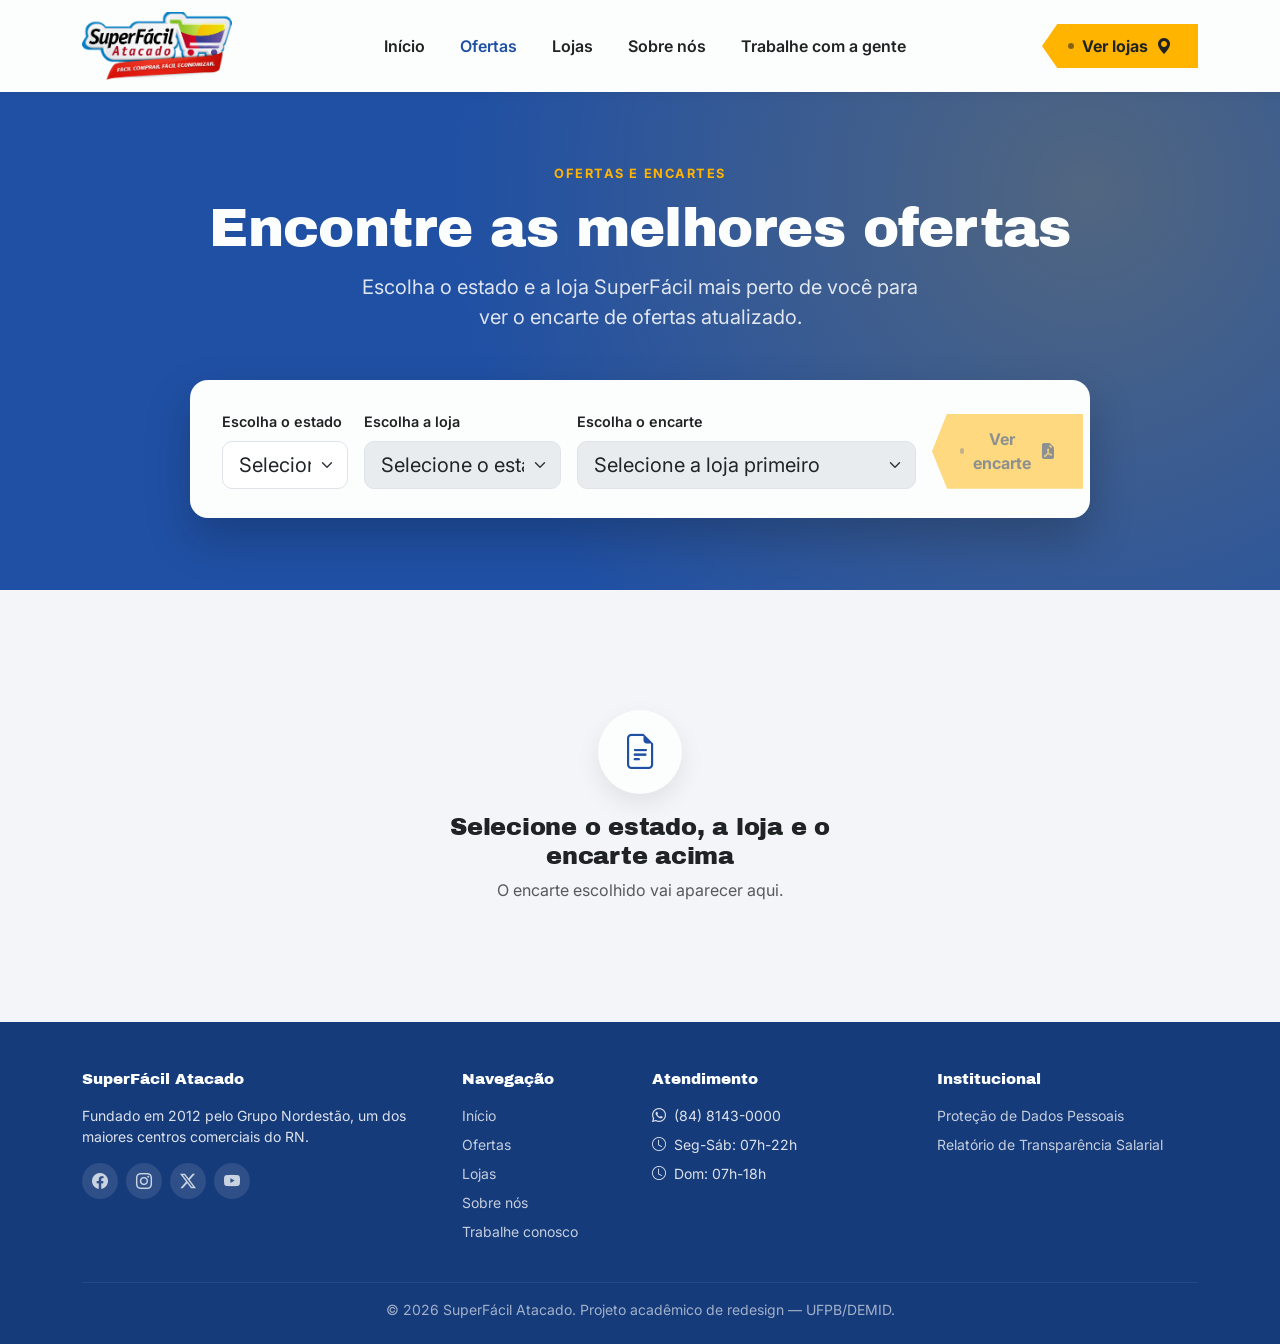
<file: Ofertas.html>
<!DOCTYPE html>
<html lang="pt-BR">
<head>
  <meta charset="UTF-8">
  <meta name="viewport" content="width=device-width, initial-scale=1">
  <title>Ofertas e Encartes — SuperFácil Atacado</title>
  <meta name="description" content="Escolha o estado e a loja SuperFácil Atacado mais perto de você e confira o encarte de ofertas da semana.">
<!-- Favicon -->
  <link rel="icon" type="image/x-icon" href="img/favicon.ico">
  <!-- Bootstrap 5 -->
  <link href="https://cdn.jsdelivr.net/npm/bootstrap@5.3.3/dist/css/bootstrap.min.css" rel="stylesheet">
  <!-- Bootstrap Icons -->
  <link rel="stylesheet" href="https://cdn.jsdelivr.net/npm/bootstrap-icons@1.11.3/font/bootstrap-icons.css">
  <!-- Fonts -->
  <link rel="preconnect" href="https://fonts.googleapis.com">
  <link href="https://fonts.googleapis.com/css2?family=Archivo+Black&family=Inter:wght@400;500;600;700&display=swap" rel="stylesheet">
  <!-- Custom -->
  <link rel="stylesheet" href="css/style.css">
</head>
<body>

  <!-- ===== NAVBAR ===== -->
  <header>
    <nav class="navbar navbar-expand-lg navbar-sf sticky-top py-2">
      <div class="container">
        <a class="navbar-brand py-1" href="index.html">
          <img src="img/logo_superfacil.png" alt="SuperFácil Atacado" class="navbar-logo">
        </a>
        <button class="navbar-toggler" type="button" data-bs-toggle="collapse" data-bs-target="#navMain" aria-controls="navMain" aria-expanded="false" aria-label="Abrir menu">
          <span class="navbar-toggler-icon"></span>
        </button>
        <div class="collapse navbar-collapse" id="navMain">
          <ul class="navbar-nav mx-auto mb-2 mb-lg-0 gap-lg-2">
            <li class="nav-item"><a class="nav-link" href="index.html">Início</a></li>
            <li class="nav-item"><a class="nav-link active" aria-current="page" href="ofertas.html">Ofertas</a></li>
            <li class="nav-item"><a class="nav-link" href="lojas.html">Lojas</a></li>
            <li class="nav-item"><a class="nav-link" href="sobre.html">Sobre nós</a></li>
            <li class="nav-item"><a class="nav-link" href="trabalhe-conosco.html">Trabalhe com a gente</a></li>
          </ul>
          <a href="lojas.html" class="btn-tag">Ver lojas <i class="bi bi-geo-alt-fill"></i></a>
        </div>
      </div>
    </nav>
  </header>

  <main>
    <!-- ===== BUSCA DE ENCARTE ===== -->
    <section class="hero-sf py-5" aria-labelledby="busca-title">
      <div class="container py-4">
        <div class="text-center mb-5">
          <p class="eyebrow mb-3">Ofertas e encartes</p>
          <h1 id="busca-title" class="mb-3">Encontre as melhores ofertas</h1>
          <p class="fs-5 mx-auto" style="max-width: 560px; color: rgba(255,255,255,0.85);">
            Escolha o estado e a loja SuperFácil mais perto de você para ver o encarte de ofertas atualizado.
          </p>
        </div>

        <div class="search-card mx-auto">
          <form id="formEncarte">
           <div class="row g-3 align-items-end">

  <div class="col-md-2">
    <label for="estado" class="form-label fw-semibold">Escolha o estado</label>
    <select id="estado" class="form-select form-select-lg" required>
      <option value="" selected disabled>Selecione o estado</option>
      <option value="RN">Rio Grande do Norte</option>
      <option value="PB">Paraíba</option>
    </select>
  </div>

  <div class="col-md-3">
    <label for="loja" class="form-label fw-semibold">Escolha a loja</label>
    <select id="loja" class="form-select form-select-lg" required disabled>
      <option value="" selected disabled>Selecione o estado primeiro</option>
    </select>
  </div>

  <div class="col-md-5">
    <label for="encarte" class="form-label fw-semibold">Escolha o encarte</label>
    <select id="encarte" class="form-select form-select-lg" required disabled>
      <option value="" selected disabled>Selecione a loja primeiro</option>
    </select>
  </div>

  <div class="col-md-2 d-grid">
    <button type="submit" id="btnVerEncarte" class="btn-tag btn-tag-lg justify-content-center" disabled>
      Ver encarte <i class="bi bi-file-earmark-pdf-fill"></i>
    </button>
  </div>

</div>
    </section>

    <!-- ===== RESULTADO DO ENCARTE ===== -->
    <section class="py-5 bg-sf-cream" aria-labelledby="resultado-title">
      <div class="container py-4">

        <!-- Estado vazio: nada selecionado ainda -->
        <div id="encartePlaceholder" class="empty-state text-center mx-auto">
          <div class="empty-state-icon"><i class="bi bi-file-earmark-text"></i></div>
          <h2 id="resultado-title" class="h4 mb-2">Selecione o estado, a loja e o encarte acima</h2>
          <p class="text-muted mb-0">O encarte escolhido vai aparecer aqui.</p>
        </div>

        <!-- Resultado: encarte carregado -->
        <div id="encarteResultado" class="d-none">
          <div class="d-flex justify-content-between align-items-center flex-wrap gap-3 mb-3">
            <div>
              <p class="section-eyebrow mb-1" id="lojaSelecionadaNome">—</p>
              <h2 class="h3 mb-0" id="encarteAtualNome">—</h2>
              <p class="text-muted mb-0 small" id="encarteAtualValidade">—</p>
            </div>
            <div class="d-flex gap-2">
              <a id="linkAbrirPdf" href="#" target="_blank" rel="noopener" class="btn-tag">
                Abrir em nova aba <i class="bi bi-box-arrow-up-right"></i>
              </a>
              <a id="linkBaixarPdf" href="#" download class="btn-tag-outline-dark">
                Baixar PDF <i class="bi bi-download"></i>
              </a>
            </div>
          </div>

          <div class="pdf-frame-wrap">
            <iframe id="encarteFrame" title="Encarte de ofertas" src="" loading="lazy"></iframe>
          </div>

          <p class="text-muted small mt-3 mb-0">
            <i class="bi bi-info-circle me-1"></i>
            Encartes ilustrativos para fins do projeto acadêmico — em produção, cada loja teria seus PDFs reais de ofertas.
          </p>
        </div>

      </div>
    </section>
  </main>

  <!-- ===== FOOTER ===== -->
  <footer class="footer-sf pt-5 pb-4">
    <div class="container">
      <div class="row g-4">
        <div class="col-lg-4">
          <h6>SuperFácil Atacado</h6>
          <p class="small mb-3">Fundado em 2012 pelo Grupo Nordestão, um dos maiores centros comerciais do RN.</p>
          <div class="d-flex gap-2">
            <a href="https://www.facebook.com/superfacilatacado/" class="social-icon" aria-label="Facebook"><i class="bi bi-facebook"></i></a>
            <a href="https://www.instagram.com/superfacilatacado/" class="social-icon" aria-label="Instagram"><i class="bi bi-instagram"></i></a>
            <a href="https://twitter.com/superfacilrn" class="social-icon" aria-label="Twitter"><i class="bi bi-twitter-x"></i></a>
            <a href="https://www.youtube.com/channel/UCYBK_cq08c7jpj-2fOXljRQ" class="social-icon" aria-label="YouTube"><i class="bi bi-youtube"></i></a>
          </div>
        </div>
        <div class="col-6 col-lg-2">
          <h6>Navegação</h6>
          <ul class="list-unstyled small">
            <li class="mb-2"><a href="index.html">Início</a></li>
            <li class="mb-2"><a href="ofertas.html">Ofertas</a></li>
            <li class="mb-2"><a href="lojas.html">Lojas</a></li>
            <li class="mb-2"><a href="sobre.html">Sobre nós</a></li>
            <li class="mb-2"><a href="trabalhe-conosco.html">Trabalhe conosco</a></li>
          </ul>
        </div>
        <div class="col-6 col-lg-3">
          <h6>Atendimento</h6>
          <ul class="list-unstyled small">
            <li class="mb-2"><i class="bi bi-whatsapp me-2"></i>(84) 8143-0000</li>
            <li class="mb-2"><i class="bi bi-clock me-2"></i>Seg-Sáb: 07h-22h</li>
            <li class="mb-2"><i class="bi bi-clock me-2"></i>Dom: 07h-18h</li>
          </ul>
        </div>
        <div class="col-lg-3">
          <h6>Institucional</h6>
          <ul class="list-unstyled small">
            <li class="mb-2"><a href="protecao-de-dados.html">Proteção de Dados Pessoais</a></li>
            <li class="mb-2"><a href="transparencia-salarial.html">Relatório de Transparência Salarial</a></li>
          </ul>
        </div>
      </div>
      <hr class="border-light border-opacity-25 mt-4 mb-3">
      <p class="small text-center mb-0" style="color: rgba(255,255,255,0.6);">&copy; 2026 SuperFácil Atacado. Projeto acadêmico de redesign — UFPB/DEMID.</p>
    </div>
  </footer>

  <script src="https://cdn.jsdelivr.net/npm/bootstrap@5.3.3/dist/js/bootstrap.bundle.min.js"></script>
<script src="https://cdn.jsdelivr.net/npm/bootstrap@5.3.3/dist/js/bootstrap.bundle.min.js"></script>
<script src="js/encartes.js"></script>
<script src="js/ofertas.js"></script>
</body>
</html>
</file>
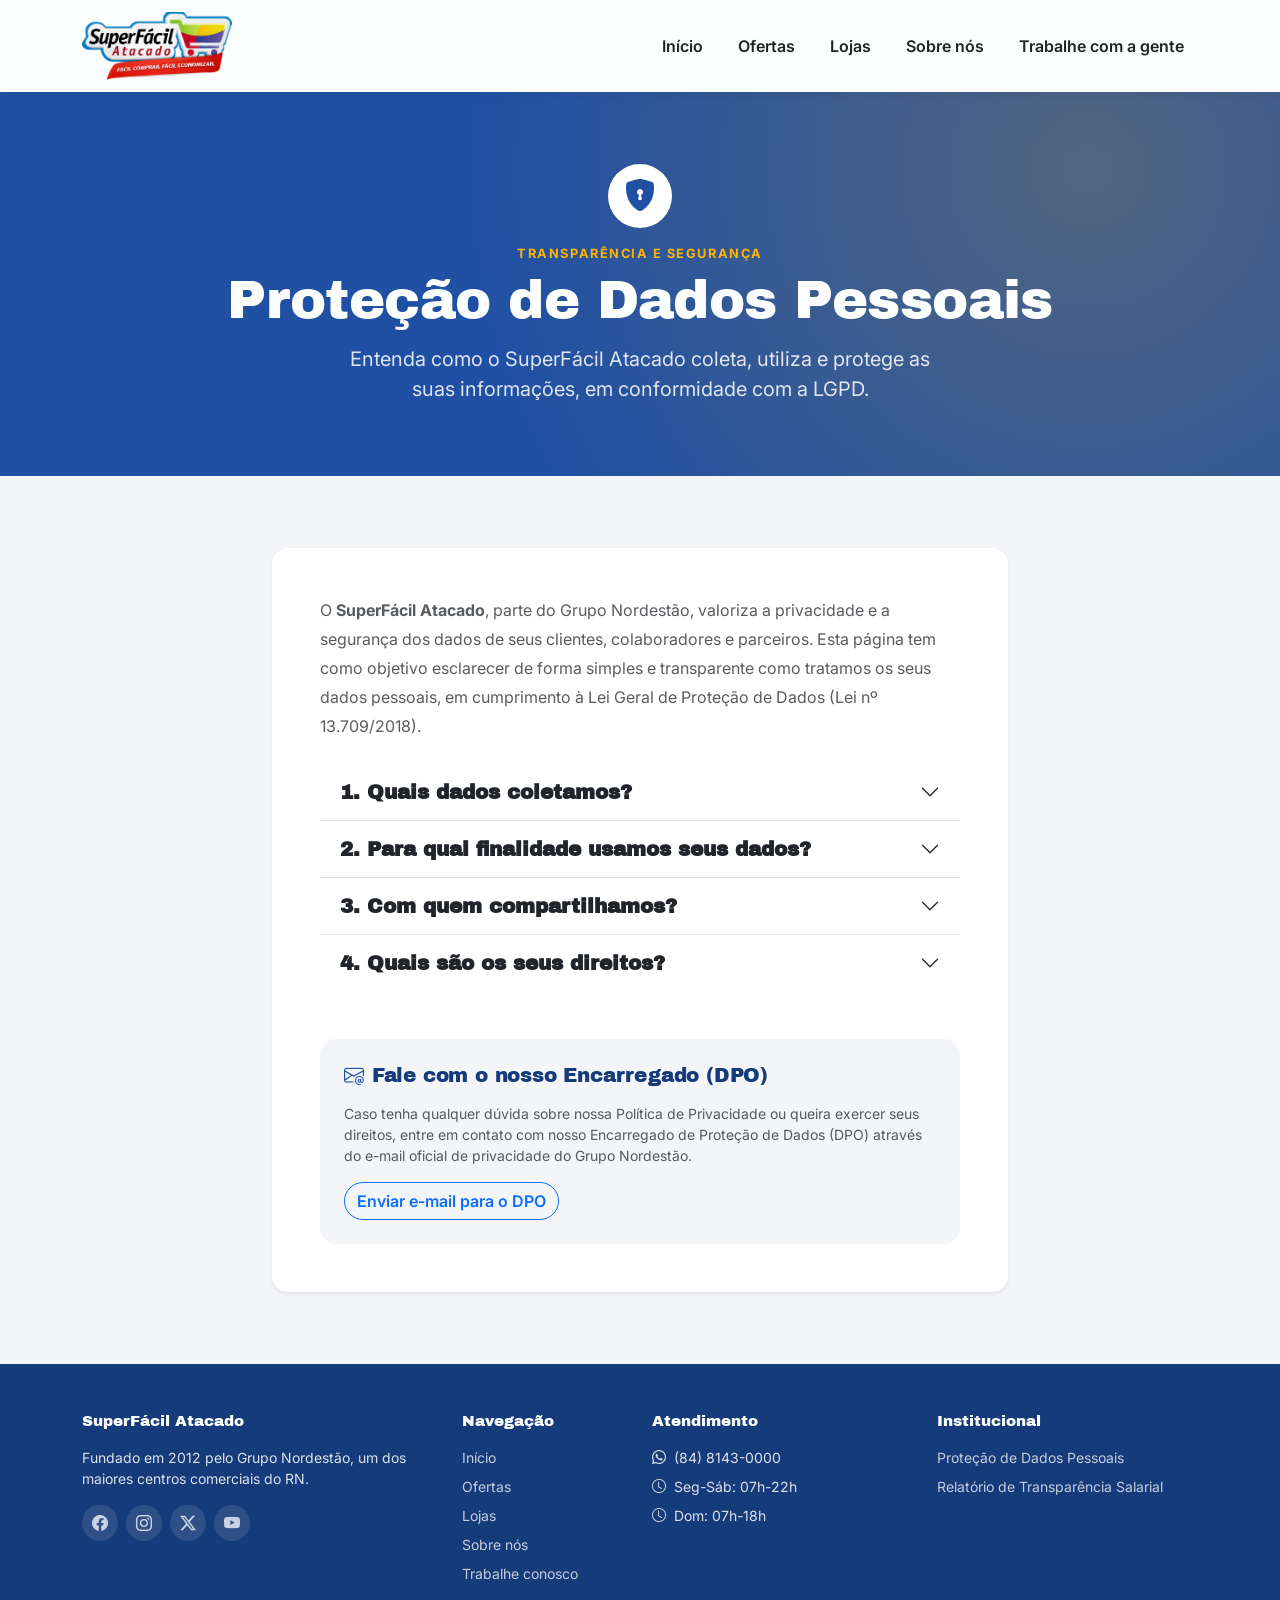
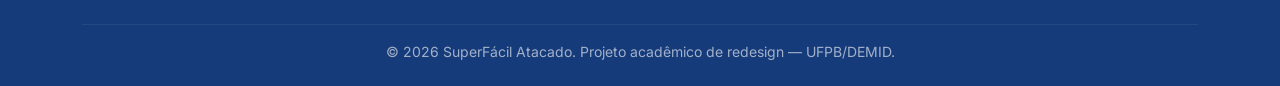
<file: protecao-de-dados.html>
<!DOCTYPE html>
<html lang="pt-BR">
<head>
  <meta charset="UTF-8">
  <meta name="viewport" content="width=device-width, initial-scale=1">
  <title>Proteção de Dados Pessoais — SuperFácil Atacado</title>
  <meta name="description" content="Conheça a nossa Política de Privacidade e Proteção de Dados Pessoais (LGPD) do SuperFácil Atacado.">
<!-- Favicon -->
  <link rel="icon" type="image/x-icon" href="img/favicon.ico">
  <!-- Bootstrap 5 -->
  <link href="https://cdn.jsdelivr.net/npm/bootstrap@5.3.3/dist/css/bootstrap.min.css" rel="stylesheet">
  <!-- Bootstrap Icons -->
  <link rel="stylesheet" href="https://cdn.jsdelivr.net/npm/bootstrap-icons@1.11.3/font/bootstrap-icons.css">
  <!-- Fonts -->
  <link rel="preconnect" href="https://fonts.googleapis.com">
  <link href="https://fonts.googleapis.com/css2?family=Archivo+Black&family=Inter:wght@400;500;600;700&display=swap" rel="stylesheet">
  <!-- Custom -->
  <link rel="stylesheet" href="css/style.css">
</head>
<body>

  <!-- ===== NAVBAR ===== -->
 <header>
    <nav class="navbar navbar-expand-lg navbar-sf sticky-top py-2">
      <div class="container">
        <a class="navbar-brand py-1" href="index.html">
          <img src="img/logo_superfacil.png" alt="SuperFácil Atacado" class="navbar-logo">
        </a>
        <button class="navbar-toggler" type="button" data-bs-toggle="collapse" data-bs-target="#navMain" aria-controls="navMain" aria-expanded="false" aria-label="Abrir menu">
          <span class="navbar-toggler-icon"></span>
        </button>
        <div class="collapse navbar-collapse" id="navMain">
          <ul class="navbar-nav ms-auto mb-2 mb-lg-0 gap-lg-2">
            <li class="nav-item"><a class="nav-link" href="index.html">Início</a></li>
            <li class="nav-item"><a class="nav-link" href="ofertas.html">Ofertas</a></li>
            <li class="nav-item"><a class="nav-link" href="lojas.html">Lojas</a></li>
            <li class="nav-item"><a class="nav-link" href="sobre.html">Sobre nós</a></li>
            <li class="nav-item"><a class="nav-link" href="trabalhe-conosco.html">Trabalhe com a gente</a></li>
          </ul>
        </div>
      </div>
    </nav>
  </header>

  <main>
    <!-- ===== HERO PROTEÇÃO DE DADOS ===== -->
    <section class="hero-sf py-5" aria-labelledby="privacidade-hero-title">
      <div class="container py-4 text-center">
        <div class="d-inline-flex align-items-center justify-content-center bg-white rounded-circle mb-3" style="width: 64px; height: 64px;">
          <i class="bi bi-shield-lock-fill" style="font-size: 2rem; color: var(--sf-blue);"></i>
        </div>
        <p class="eyebrow mb-2">Transparência e Segurança</p>
        <h1 id="privacidade-hero-title" class="mb-3">Proteção de Dados Pessoais</h1>
        <p class="fs-5 mx-auto mb-0" style="max-width: 600px; color: rgba(255,255,255,0.85);">
          Entenda como o SuperFácil Atacado coleta, utiliza e protege as suas informações, em conformidade com a LGPD.
        </p>
      </div>
    </section>

    <!-- ===== CONTEÚDO LGPD ===== -->
    <section class="py-5 bg-sf-cream">
      <div class="container py-4">
        <div class="row justify-content-center">
          <div class="col-lg-10 col-xl-8">
            
            <div class="card border-0 shadow-sm rounded-4 p-4 p-md-5 bg-white">
              <p class="text-muted mb-4" style="line-height: 1.8;">
                O <strong>SuperFácil Atacado</strong>, parte do Grupo Nordestão, valoriza a privacidade e a segurança dos dados de seus clientes, colaboradores e parceiros. Esta página tem como objetivo esclarecer de forma simples e transparente como tratamos os seus dados pessoais, em cumprimento à Lei Geral de Proteção de Dados (Lei nº 13.709/2018).
              </p>

              <!-- Acordeão (Sanfona) de Políticas -->
              <div class="accordion accordion-flush" id="accordionPrivacidade">
                
                <!-- Item 1 -->
                <div class="accordion-item border-bottom">
                  <h2 class="accordion-header">
                    <button class="accordion-button collapsed fw-bold fs-5 text-sf-blue-dark" type="button" data-bs-toggle="collapse" data-bs-target="#collapseUm" aria-expanded="false" aria-controls="collapseUm">
                      1. Quais dados coletamos?
                    </button>
                  </h2>
                  <div id="collapseUm" class="accordion-collapse collapse" data-bs-parent="#accordionPrivacidade">
                    <div class="accordion-body text-muted pt-2 pb-4">
                      Podemos coletar dados fornecidos diretamente por você (como nome, CPF, e-mail e telefone) ao se cadastrar em nossas promoções, realizar compras faturadas ou ao entrar em contato com nosso atendimento. Também podemos coletar dados automaticamente através de cookies ao navegar em nosso site.
                    </div>
                  </div>
                </div>

                <!-- Item 2 -->
                <div class="accordion-item border-bottom">
                  <h2 class="accordion-header">
                    <button class="accordion-button collapsed fw-bold fs-5 text-sf-blue-dark" type="button" data-bs-toggle="collapse" data-bs-target="#collapseDois" aria-expanded="false" aria-controls="collapseDois">
                      2. Para qual finalidade usamos seus dados?
                    </button>
                  </h2>
                  <div id="collapseDois" class="accordion-collapse collapse" data-bs-parent="#accordionPrivacidade">
                    <div class="accordion-body text-muted pt-2 pb-4">
                      Utilizamos seus dados pessoais para:
                      <ul class="mt-2 mb-0">
                        <li>Garantir o atendimento e a prestação dos nossos serviços;</li>
                        <li>Enviar informações sobre ofertas e encartes semanais, caso você tenha consentido;</li>
                        <li>Cumprir obrigações legais e regulatórias;</li>
                        <li>Melhorar sua experiência em nossas lojas físicas e canais digitais.</li>
                      </ul>
                    </div>
                  </div>
                </div>

                <!-- Item 3 -->
                <div class="accordion-item border-bottom">
                  <h2 class="accordion-header">
                    <button class="accordion-button collapsed fw-bold fs-5 text-sf-blue-dark" type="button" data-bs-toggle="collapse" data-bs-target="#collapseTres" aria-expanded="false" aria-controls="collapseTres">
                      3. Com quem compartilhamos?
                    </button>
                  </h2>
                  <div id="collapseTres" class="accordion-collapse collapse" data-bs-parent="#accordionPrivacidade">
                    <div class="accordion-body text-muted pt-2 pb-4">
                      O SuperFácil Atacado não vende suas informações. Seus dados podem ser compartilhados internamente com outras empresas do Grupo Nordestão ou com fornecedores de tecnologia e logística essenciais para a nossa operação, sempre sob rigorosos contratos de sigilo e segurança.
                    </div>
                  </div>
                </div>

                <!-- Item 4 -->
                <div class="accordion-item">
                  <h2 class="accordion-header">
                    <button class="accordion-button collapsed fw-bold fs-5 text-sf-blue-dark" type="button" data-bs-toggle="collapse" data-bs-target="#collapseQuatro" aria-expanded="false" aria-controls="collapseQuatro">
                      4. Quais são os seus direitos?
                    </button>
                  </h2>
                  <div id="collapseQuatro" class="accordion-collapse collapse" data-bs-parent="#accordionPrivacidade">
                    <div class="accordion-body text-muted pt-2 pb-4">
                      Como titular dos dados, a LGPD garante a você o direito de solicitar a confirmação da existência de tratamento, o acesso aos dados, a correção de dados incompletos ou desatualizados, e a revogação do consentimento para envio de comunicações mercadológicas.
                    </div>
                  </div>
                </div>

              </div>

              <!-- Contato DPO -->
              <div class="mt-5 p-4 rounded-4" style="background-color: var(--sf-cream);">
                <h3 class="h5 mb-3" style="color: var(--sf-blue-dark);"><i class="bi bi-envelope-at me-2 text-sf-blue"></i>Fale com o nosso Encarregado (DPO)</h3>
                <p class="text-muted small mb-0">
                  Caso tenha qualquer dúvida sobre nossa Política de Privacidade ou queira exercer seus direitos, entre em contato com nosso Encarregado de Proteção de Dados (DPO) através do e-mail oficial de privacidade do Grupo Nordestão.
                </p>
                <div class="mt-3">
                  <a href="mailto:dpo@nordestao.com.br" class="btn btn-outline-primary fw-semibold rounded-pill">Enviar e-mail para o DPO</a>
                </div>
              </div>

            </div>
          </div>
        </div>
      </div>
    </section>
  </main>

  <!-- ===== FOOTER ===== -->
  <footer class="footer-sf pt-5 pb-4">
    <div class="container">
      <div class="row g-4">
        <div class="col-lg-4">
          <h6>SuperFácil Atacado</h6>
          <p class="small mb-3">Fundado em 2012 pelo Grupo Nordestão, um dos maiores centros comerciais do RN.</p>
          <div class="d-flex gap-2">
            <a href="https://www.facebook.com/superfacilatacado/" class="social-icon" aria-label="Facebook"><i class="bi bi-facebook"></i></a>
            <a href="https://www.instagram.com/superfacilatacado/" class="social-icon" aria-label="Instagram"><i class="bi bi-instagram"></i></a>
            <a href="https://twitter.com/superfacilrn" class="social-icon" aria-label="Twitter"><i class="bi bi-twitter-x"></i></a>
            <a href="https://www.youtube.com/channel/UCYBK_cq08c7jpj-2fOXljRQ" class="social-icon" aria-label="YouTube"><i class="bi bi-youtube"></i></a>
          </div>
        </div>
        <div class="col-6 col-lg-2">
          <h6>Navegação</h6>
          <ul class="list-unstyled small">
            <li class="mb-2"><a href="index.html">Início</a></li>
            <li class="mb-2"><a href="ofertas.html">Ofertas</a></li>
            <li class="mb-2"><a href="lojas.html">Lojas</a></li>
            <li class="mb-2"><a href="sobre.html">Sobre nós</a></li>
            <li class="mb-2"><a href="trabalhe-conosco.html">Trabalhe conosco</a></li>
          </ul>
        </div>
        <div class="col-6 col-lg-3">
          <h6>Atendimento</h6>
          <ul class="list-unstyled small">
            <li class="mb-2"><i class="bi bi-whatsapp me-2"></i>(84) 8143-0000</li>
            <li class="mb-2"><i class="bi bi-clock me-2"></i>Seg-Sáb: 07h-22h</li>
            <li class="mb-2"><i class="bi bi-clock me-2"></i>Dom: 07h-18h</li>
          </ul>
        </div>
        <div class="col-lg-3">
          <h6>Institucional</h6>
          <ul class="list-unstyled small">
            <li class="mb-2"><a href="protecao-de-dados.html">Proteção de Dados Pessoais</a></li>
            <li class="mb-2"><a href="transparencia-salarial.html">Relatório de Transparência Salarial</a></li>
          </ul>
        </div>
      </div>
      <hr class="border-light border-opacity-25 mt-4 mb-3">
      <p class="small text-center mb-0" style="color: rgba(255,255,255,0.6);">&copy; 2026 SuperFácil Atacado. Projeto acadêmico de redesign — UFPB/DEMID.</p>
    </div>
  </footer>

  <script src="https://cdn.jsdelivr.net/npm/bootstrap@5.3.3/dist/js/bootstrap.bundle.min.js"></script>
</body>
</html>
</file>
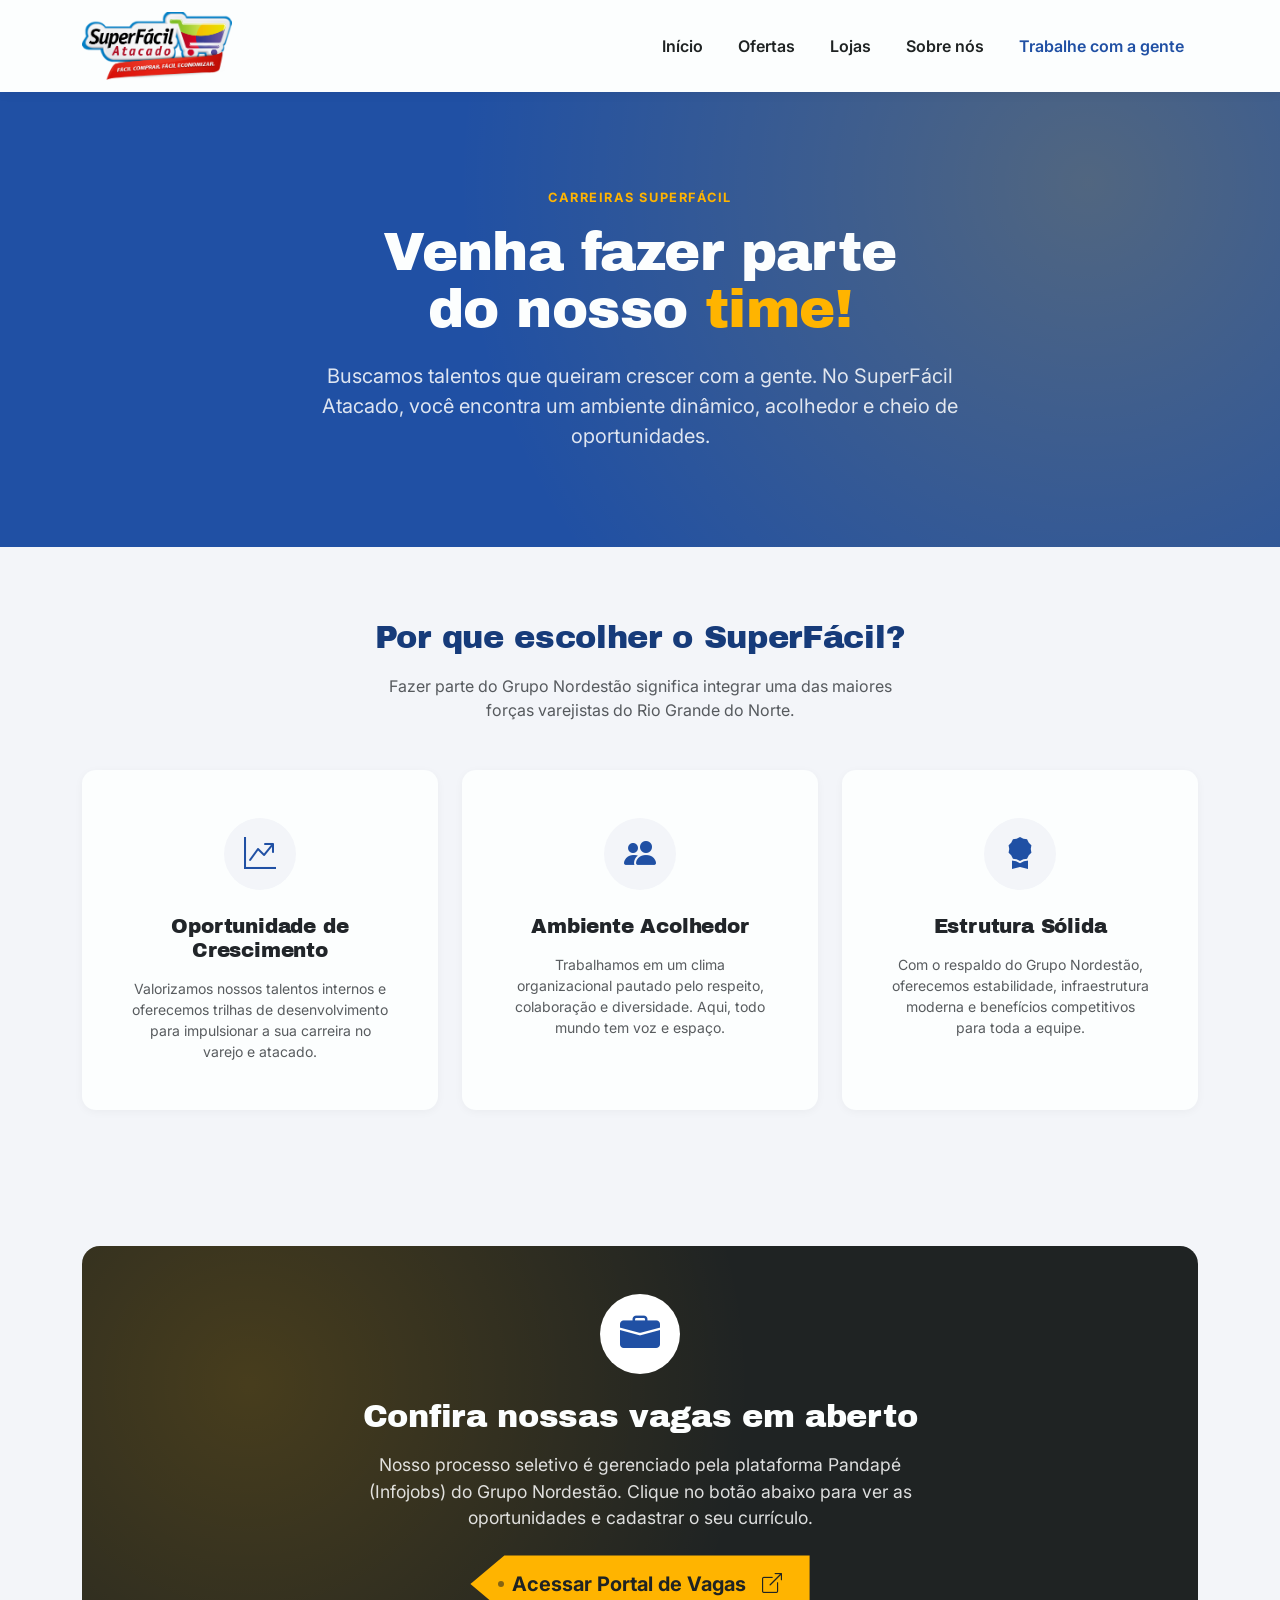
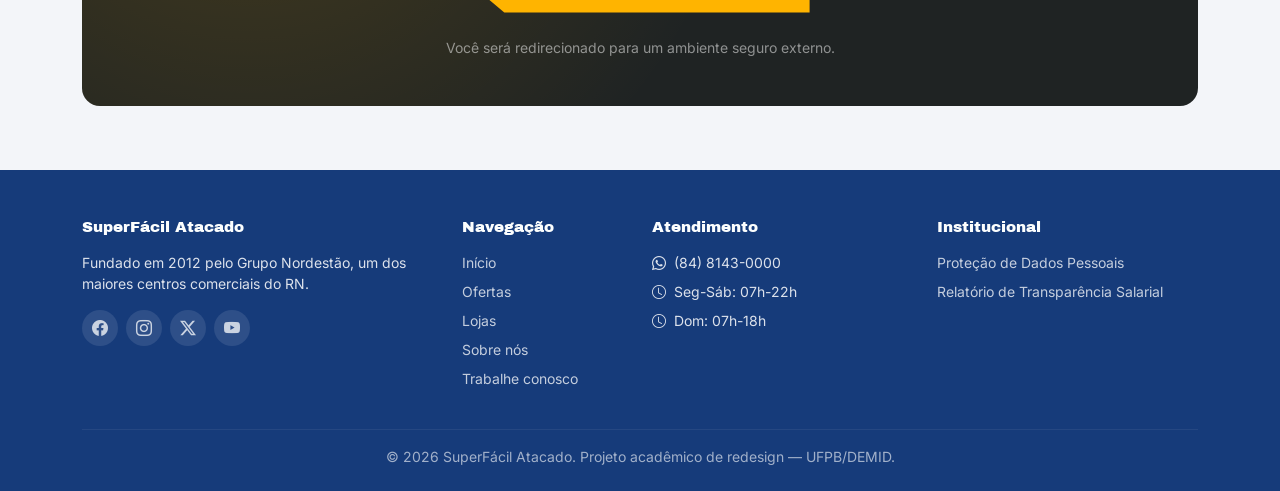
<file: trabalhe-conosco.html>
<!DOCTYPE html>
<html lang="pt-BR">
<head>
  <meta charset="UTF-8">
  <meta name="viewport" content="width=device-width, initial-scale=1">
  <title>Trabalhe Conosco — SuperFácil Atacado</title>
  <meta name="description" content="Faça parte da equipe SuperFácil Atacado. Confira nossas vagas abertas e cadastre seu currículo no nosso portal de talentos.">
<!-- Favicon -->
  <link rel="icon" type="image/x-icon" href="img/favicon.ico">
  <!-- Bootstrap 5 -->
  <link href="https://cdn.jsdelivr.net/npm/bootstrap@5.3.3/dist/css/bootstrap.min.css" rel="stylesheet">
  <!-- Bootstrap Icons -->
  <link rel="stylesheet" href="https://cdn.jsdelivr.net/npm/bootstrap-icons@1.11.3/font/bootstrap-icons.css">
  <!-- Fonts -->
  <link rel="preconnect" href="https://fonts.googleapis.com">
  <link href="https://fonts.googleapis.com/css2?family=Archivo+Black&family=Inter:wght@400;500;600;700&display=swap" rel="stylesheet">
  <!-- Custom -->
  <link rel="stylesheet" href="css/style.css">
</head>
<body>

  <!-- ===== NAVBAR ===== -->
  <header>
    <nav class="navbar navbar-expand-lg navbar-sf sticky-top py-2">
      <div class="container">
        <a class="navbar-brand py-1" href="index.html">
          <img src="img/logo_superfacil.png" alt="SuperFácil Atacado" class="navbar-logo">
        </a>
        <button class="navbar-toggler" type="button" data-bs-toggle="collapse" data-bs-target="#navMain" aria-controls="navMain" aria-expanded="false" aria-label="Abrir menu">
          <span class="navbar-toggler-icon"></span>
        </button>
        <div class="collapse navbar-collapse" id="navMain">
          <ul class="navbar-nav ms-auto mb-2 mb-lg-0 gap-lg-2">
            <li class="nav-item"><a class="nav-link" href="index.html">Início</a></li>
            <li class="nav-item"><a class="nav-link" href="ofertas.html">Ofertas</a></li>
            <li class="nav-item"><a class="nav-link" href="lojas.html">Lojas</a></li>
            <li class="nav-item"><a class="nav-link" href="sobre.html">Sobre nós</a></li>
            <li class="nav-item"><a class="nav-link active" href="trabalhe-conosco.html">Trabalhe com a gente</a></li>
          </ul>
          </div>
      </div>
    </nav>
  </header>

  <main>
    <!-- ===== HERO TRABALHE CONOSCO ===== -->
    <section class="hero-sf py-5" aria-labelledby="vagas-hero-title">
      <div class="container py-lg-5 text-center">
        <p class="eyebrow mb-3">Carreiras SuperFácil</p>
        <h1 id="vagas-hero-title" class="mb-4">Venha fazer parte <br>do nosso <span style="color: var(--sf-yellow);">time!</span></h1>
        <p class="fs-5 mx-auto mb-0" style="max-width: 650px; color: rgba(255,255,255,0.85);">
          Buscamos talentos que queiram crescer com a gente. No SuperFácil Atacado, você encontra um ambiente dinâmico, acolhedor e cheio de oportunidades.
        </p>
      </div>
    </section>

    <!-- ===== POR QUE TRABALHAR COM A GENTE? ===== -->
    <section class="py-5 bg-sf-cream">
      <div class="container py-4">
        <div class="text-center mb-5">
          <h2 class="h2 mb-3" style="color: var(--sf-blue-dark);">Por que escolher o SuperFácil?</h2>
          <p class="text-muted mx-auto" style="max-width: 550px;">Fazer parte do Grupo Nordestão significa integrar uma das maiores forças varejistas do Rio Grande do Norte.</p>
        </div>

        <div class="row g-4">
          <div class="col-md-4">
            <div class="card card-cat p-4 p-lg-5">
              <div class="cat-icon mx-auto mb-4" style="width: 72px; height: 72px; font-size: 2rem;">
                <i class="bi bi-graph-up-arrow"></i>
              </div>
              <h3 class="h5 mb-3">Oportunidade de Crescimento</h3>
              <p class="text-muted small mb-0">Valorizamos nossos talentos internos e oferecemos trilhas de desenvolvimento para impulsionar a sua carreira no varejo e atacado.</p>
            </div>
          </div>
          <div class="col-md-4">
            <div class="card card-cat p-4 p-lg-5">
              <div class="cat-icon mx-auto mb-4" style="width: 72px; height: 72px; font-size: 2rem;">
                <i class="bi bi-people-fill"></i>
              </div>
              <h3 class="h5 mb-3">Ambiente Acolhedor</h3>
              <p class="text-muted small mb-0">Trabalhamos em um clima organizacional pautado pelo respeito, colaboração e diversidade. Aqui, todo mundo tem voz e espaço.</p>
            </div>
          </div>
          <div class="col-md-4">
            <div class="card card-cat p-4 p-lg-5">
              <div class="cat-icon mx-auto mb-4" style="width: 72px; height: 72px; font-size: 2rem;">
                <i class="bi bi-award-fill"></i>
              </div>
              <h3 class="h5 mb-3">Estrutura Sólida</h3>
              <p class="text-muted small mb-0">Com o respaldo do Grupo Nordestão, oferecemos estabilidade, infraestrutura moderna e benefícios competitivos para toda a equipe.</p>
            </div>
          </div>
        </div>
      </div>
    </section>

    <!-- ===== CALL TO ACTION - PORTAL PANDAPÉ ===== -->
    <section class="py-5">
      <div class="container py-3">
        <div class="cta-banner p-5 p-lg-5 text-center">
          <div class="position-relative z-1">
            <div class="mb-4">
              <div class="d-inline-flex align-items-center justify-content-center bg-white rounded-circle mb-4" style="width: 80px; height: 80px;">
                <i class="bi bi-briefcase-fill" style="font-size: 2.5rem; color: var(--sf-blue);"></i>
              </div>
              <h2 class="mb-3">Confira nossas vagas em aberto</h2>
              <p class="mb-4 mx-auto" style="color: rgba(255,255,255,0.85); max-width: 600px; font-size: 1.1rem;">
                Nosso processo seletivo é gerenciado pela plataforma Pandapé (Infojobs) do Grupo Nordestão. Clique no botão abaixo para ver as oportunidades e cadastrar o seu currículo.
              </p>
            </div>
            
            <!-- Botão com o link oficial solicitado -->
            <a href="https://nordestao.pandape.infojobs.com.br/" target="_blank" rel="noopener noreferrer" class="btn-tag btn-tag-lg fs-5">
              Acessar Portal de Vagas <i class="bi bi-box-arrow-up-right ms-2"></i>
            </a>
            
            <p class="small mt-4 mb-0" style="color: rgba(255,255,255,0.5);">
              Você será redirecionado para um ambiente seguro externo.
            </p>
          </div>
        </div>
      </div>
    </section>

  </main>

  <!-- ===== FOOTER ===== -->
  <footer class="footer-sf pt-5 pb-4">
    <div class="container">
      <div class="row g-4">
        <div class="col-lg-4">
          <h6>SuperFácil Atacado</h6>
          <p class="small mb-3">Fundado em 2012 pelo Grupo Nordestão, um dos maiores centros comerciais do RN.</p>
          <div class="d-flex gap-2">
            <a href="https://www.facebook.com/superfacilatacado/" class="social-icon" aria-label="Facebook"><i class="bi bi-facebook"></i></a>
            <a href="https://www.instagram.com/superfacilatacado/" class="social-icon" aria-label="Instagram"><i class="bi bi-instagram"></i></a>
            <a href="https://twitter.com/superfacilrn" class="social-icon" aria-label="Twitter"><i class="bi bi-twitter-x"></i></a>
            <a href="https://www.youtube.com/channel/UCYBK_cq08c7jpj-2fOXljRQ" class="social-icon" aria-label="YouTube"><i class="bi bi-youtube"></i></a>
          </div>
        </div>
        <div class="col-6 col-lg-2">
          <h6>Navegação</h6>
          <ul class="list-unstyled small">
            <li class="mb-2"><a href="index.html">Início</a></li>
            <li class="mb-2"><a href="ofertas.html">Ofertas</a></li>
            <li class="mb-2"><a href="lojas.html">Lojas</a></li>
            <li class="mb-2"><a href="sobre.html">Sobre nós</a></li>
            <li class="mb-2"><a href="trabalhe-conosco.html">Trabalhe conosco</a></li>
          </ul>
        </div>
        <div class="col-6 col-lg-3">
          <h6>Atendimento</h6>
          <ul class="list-unstyled small">
            <li class="mb-2"><i class="bi bi-whatsapp me-2"></i>(84) 8143-0000</li>
            <li class="mb-2"><i class="bi bi-clock me-2"></i>Seg-Sáb: 07h-22h</li>
            <li class="mb-2"><i class="bi bi-clock me-2"></i>Dom: 07h-18h</li>
          </ul>
        </div>
        <div class="col-lg-3">
          <h6>Institucional</h6>
          <ul class="list-unstyled small">
            <li class="mb-2"><a href="protecao-de-dados.html">Proteção de Dados Pessoais</a></li>
            <li class="mb-2"><a href="transparencia-salarial.html">Relatório de Transparência Salarial</a></li>
          </ul>
        </div>
      </div>
      <hr class="border-light border-opacity-25 mt-4 mb-3">
      <p class="small text-center mb-0" style="color: rgba(255,255,255,0.6);">&copy; 2026 SuperFácil Atacado. Projeto acadêmico de redesign — UFPB/DEMID.</p>
    </div>
  </footer>

  <script src="https://cdn.jsdelivr.net/npm/bootstrap@5.3.3/dist/js/bootstrap.bundle.min.js"></script>
</body>
</html>
</file>
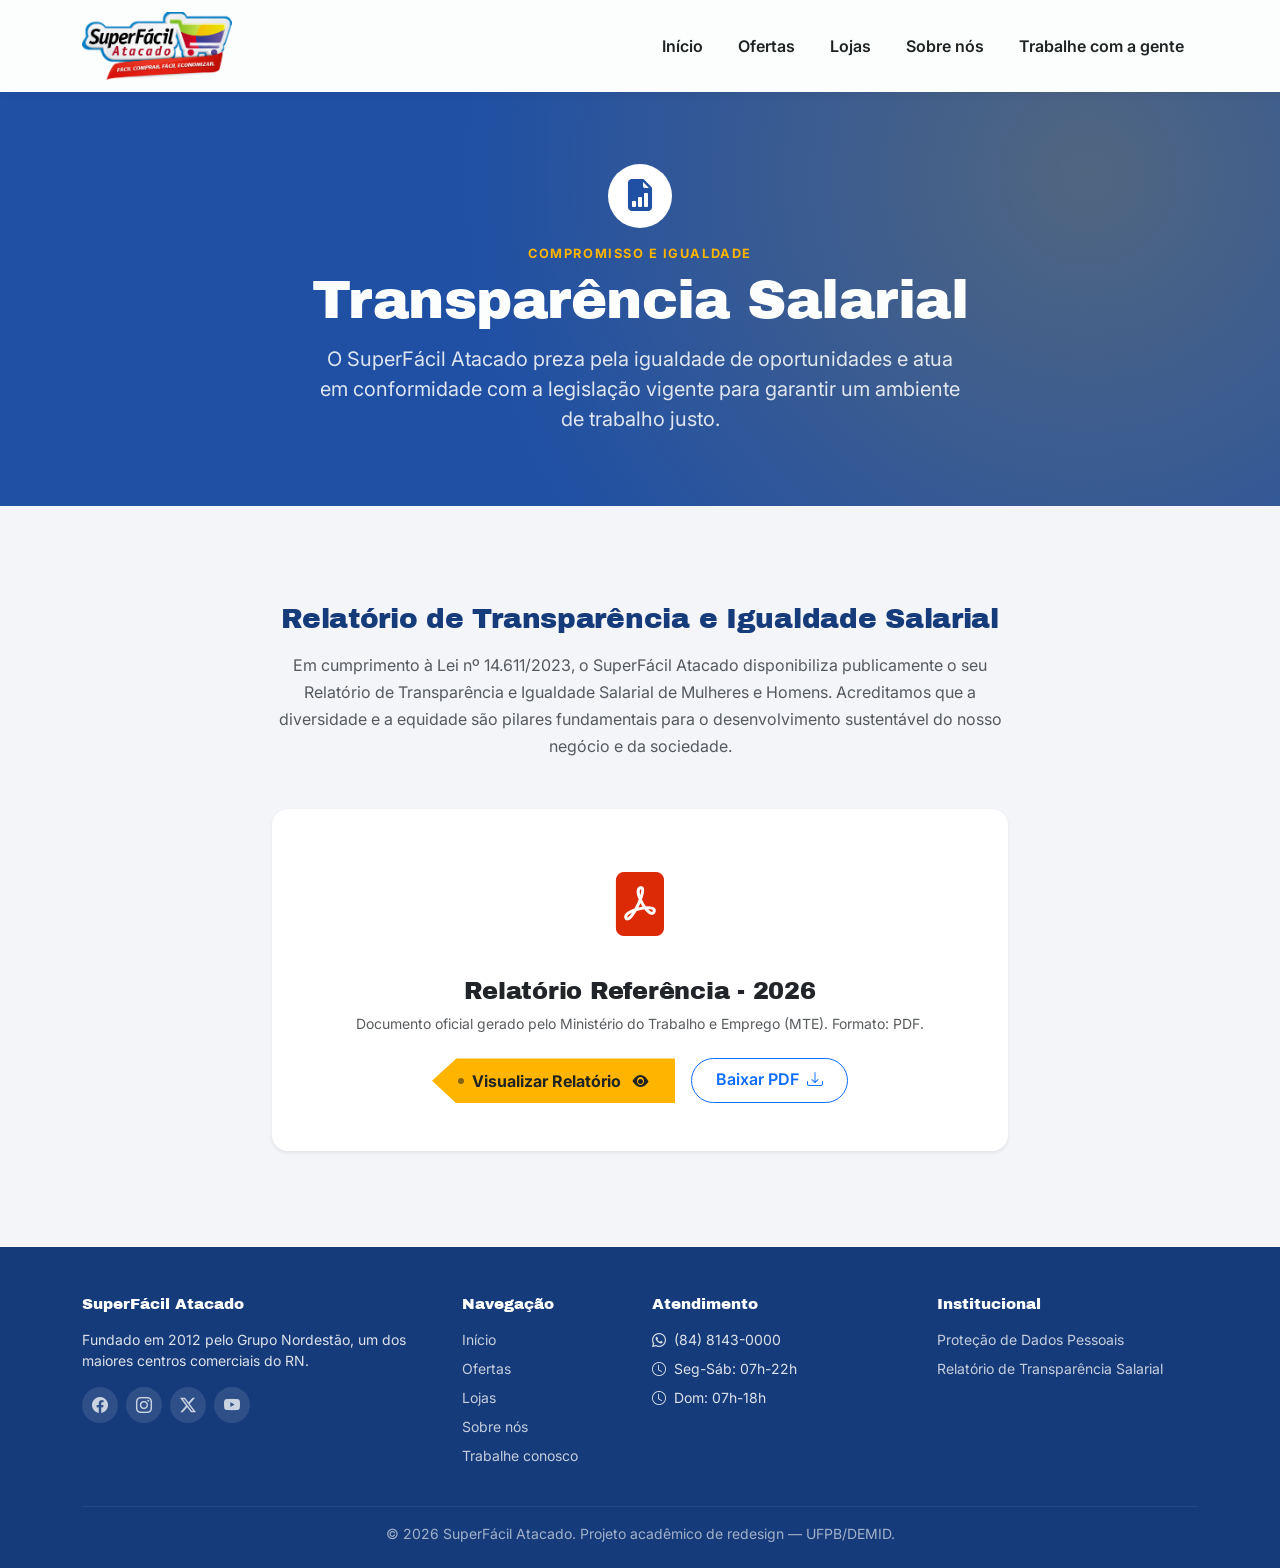
<file: transparencia-salarial.html>
<!DOCTYPE html>
<html lang="pt-BR">
<head>
  <meta charset="UTF-8">
  <meta name="viewport" content="width=device-width, initial-scale=1">
  <title>Relatório de Transparência Salarial — SuperFácil Atacado</title>
  <meta name="description" content="Confira o Relatório de Transparência e Igualdade Salarial de Mulheres e Homens do SuperFácil Atacado.">
<!-- Favicon -->
  <link rel="icon" type="image/x-icon" href="img/favicon.ico">
  <!-- Bootstrap 5 -->
  <link href="https://cdn.jsdelivr.net/npm/bootstrap@5.3.3/dist/css/bootstrap.min.css" rel="stylesheet">
  <!-- Bootstrap Icons -->
  <link rel="stylesheet" href="https://cdn.jsdelivr.net/npm/bootstrap-icons@1.11.3/font/bootstrap-icons.css">
  <!-- Fonts -->
  <link rel="preconnect" href="https://fonts.googleapis.com">
  <link href="https://fonts.googleapis.com/css2?family=Archivo+Black&family=Inter:wght@400;500;600;700&display=swap" rel="stylesheet">
  <!-- Custom -->
  <link rel="stylesheet" href="css/style.css">
</head>
<body>

  <!-- ===== NAVBAR ===== -->
  <header>
    <nav class="navbar navbar-expand-lg navbar-sf sticky-top py-2">
      <div class="container">
        <a class="navbar-brand py-1" href="index.html">
          <img src="img/logo_superfacil.png" alt="SuperFácil Atacado" class="navbar-logo">
        </a>
        <button class="navbar-toggler" type="button" data-bs-toggle="collapse" data-bs-target="#navMain" aria-controls="navMain" aria-expanded="false" aria-label="Abrir menu">
          <span class="navbar-toggler-icon"></span>
        </button>
        <div class="collapse navbar-collapse" id="navMain">
          <ul class="navbar-nav ms-auto mb-2 mb-lg-0 gap-lg-2">
            <li class="nav-item"><a class="nav-link" href="index.html">Início</a></li>
            <li class="nav-item"><a class="nav-link" href="ofertas.html">Ofertas</a></li>
            <li class="nav-item"><a class="nav-link" href="lojas.html">Lojas</a></li>
            <li class="nav-item"><a class="nav-link" href="sobre.html">Sobre nós</a></li>
            <li class="nav-item"><a class="nav-link" href="trabalhe-conosco.html">Trabalhe com a gente</a></li>
          </ul>
        </div>
      </div>
    </nav>
  </header>

  <main>
    <!-- ===== HERO TRANSAPARÊNCIA ===== -->
    <section class="hero-sf py-5" aria-labelledby="transparencia-hero-title">
      <div class="container py-4 text-center">
        <div class="d-inline-flex align-items-center justify-content-center bg-white rounded-circle mb-3" style="width: 64px; height: 64px;">
          <i class="bi bi-file-earmark-bar-graph-fill" style="font-size: 2rem; color: var(--sf-blue);"></i>
        </div>
        <p class="eyebrow mb-2">Compromisso e Igualdade</p>
        <h1 id="transparencia-hero-title" class="mb-3">Transparência Salarial</h1>
        <p class="fs-5 mx-auto mb-0" style="max-width: 650px; color: rgba(255,255,255,0.85);">
          O SuperFácil Atacado preza pela igualdade de oportunidades e atua em conformidade com a legislação vigente para garantir um ambiente de trabalho justo.
        </p>
      </div>
    </section>

    <!-- ===== CONTEÚDO E DOWNLOAD ===== -->
    <section class="py-5 bg-sf-cream">
      <div class="container py-5">
        <div class="row justify-content-center">
          <div class="col-lg-8">
            
            <div class="text-center mb-5">
              <h2 class="h3 mb-3" style="color: var(--sf-blue-dark);">Relatório de Transparência e Igualdade Salarial</h2>
              <p class="text-muted fs-6" style="line-height: 1.7;">
                Em cumprimento à Lei nº 14.611/2023, o SuperFácil Atacado disponibiliza publicamente o seu Relatório de Transparência e Igualdade Salarial de Mulheres e Homens. Acreditamos que a diversidade e a equidade são pilares fundamentais para o desenvolvimento sustentável do nosso negócio e da sociedade.
              </p>
            </div>

            <!-- Card de Download do Relatório -->
            <div class="card border-0 shadow-sm rounded-4 p-4 p-md-5 bg-white text-center">
              <div class="mb-4">
                <i class="bi bi-file-pdf-fill text-sf-red" style="font-size: 4rem;"></i>
              </div>
              <h3 class="h4 mb-2">Relatório Referência - 2026</h3>
              <p class="text-muted small mb-4">Documento oficial gerado pelo Ministério do Trabalho e Emprego (MTE). Formato: PDF.</p>
              
              <div class="d-flex flex-column flex-sm-row justify-content-center gap-3">
                <!-- Substitua o '#' pelo link do PDF oficial -->
                <a href="#" target="_blank" rel="noopener noreferrer" class="btn-tag justify-content-center">
                  Visualizar Relatório <i class="bi bi-eye-fill ms-1"></i>
                </a>
                <a href="#" download class="btn btn-outline-primary fw-semibold rounded-pill px-4 py-2">
                  Baixar PDF <i class="bi bi-download ms-1"></i>
                </a>
              </div>
            </div>

          </div>
        </div>
      </div>
    </section>
  </main>

  <!-- ===== FOOTER ===== -->
  <footer class="footer-sf pt-5 pb-4">
    <div class="container">
      <div class="row g-4">
        <div class="col-lg-4">
          <h6>SuperFácil Atacado</h6>
          <p class="small mb-3">Fundado em 2012 pelo Grupo Nordestão, um dos maiores centros comerciais do RN.</p>
          <div class="d-flex gap-2">
            <a href="https://www.facebook.com/superfacilatacado/" class="social-icon" aria-label="Facebook"><i class="bi bi-facebook"></i></a>
            <a href="https://www.instagram.com/superfacilatacado/" class="social-icon" aria-label="Instagram"><i class="bi bi-instagram"></i></a>
            <a href="https://twitter.com/superfacilrn" class="social-icon" aria-label="Twitter"><i class="bi bi-twitter-x"></i></a>
            <a href="https://www.youtube.com/channel/UCYBK_cq08c7jpj-2fOXljRQ" class="social-icon" aria-label="YouTube"><i class="bi bi-youtube"></i></a>
          </div>
        </div>
        <div class="col-6 col-lg-2">
          <h6>Navegação</h6>
          <ul class="list-unstyled small">
            <li class="mb-2"><a href="index.html">Início</a></li>
            <li class="mb-2"><a href="ofertas.html">Ofertas</a></li>
            <li class="mb-2"><a href="lojas.html">Lojas</a></li>
            <li class="mb-2"><a href="sobre.html">Sobre nós</a></li>
            <li class="mb-2"><a href="trabalhe-conosco.html">Trabalhe conosco</a></li>
          </ul>
        </div>
        <div class="col-6 col-lg-3">
          <h6>Atendimento</h6>
          <ul class="list-unstyled small">
            <li class="mb-2"><i class="bi bi-whatsapp me-2"></i>(84) 8143-0000</li>
            <li class="mb-2"><i class="bi bi-clock me-2"></i>Seg-Sáb: 07h-22h</li>
            <li class="mb-2"><i class="bi bi-clock me-2"></i>Dom: 07h-18h</li>
          </ul>
        </div>
        <div class="col-lg-3">
          <h6>Institucional</h6>
          <ul class="list-unstyled small">
            <li class="mb-2"><a href="protecao-de-dados.html">Proteção de Dados Pessoais</a></li>
            <li class="mb-2"><a href="transparencia-salarial.html">Relatório de Transparência Salarial</a></li>
          </ul>
        </div>
      </div>
      <hr class="border-light border-opacity-25 mt-4 mb-3">
      <p class="small text-center mb-0" style="color: rgba(255,255,255,0.6);">&copy; 2026 SuperFácil Atacado. Projeto acadêmico de redesign — UFPB/DEMID.</p>
    </div>
  </footer>

  <script src="https://cdn.jsdelivr.net/npm/bootstrap@5.3.3/dist/js/bootstrap.bundle.min.js"></script>
</body>
</html>
</file>
<file: css/style.css>
/* ==========================================================================
   SuperFácil Atacado — Redesign
   Identidade: "etiqueta de oferta" — azul + amarelo (primárias),
   vermelho + verde (secundárias), branco
   ========================================================================== */

:root {
  --sf-blue: #2050A4;
  --sf-blue-dark: #163B7A;
  --sf-yellow: #FFB400;
  --sf-red: #DD2A06;
  --sf-green: #1D9B01;
  --sf-white: #FCFEFE;
  --sf-ink: #1F2323;
  --sf-cream: #F3F5F9;

  --font-display: "Archivo Black", "Arial Black", sans-serif;
  --font-body: "Inter", system-ui, sans-serif;
}

body {
  font-family: var(--font-body);
  color: var(--sf-ink);
  background-color: var(--sf-cream);
}

h1, h2, h3, h4, .display-font {
  font-family: var(--font-display);
  letter-spacing: -0.01em;
}

a {
  text-decoration: none;
}

/* ---------- Utilities ---------- */
.text-sf-blue { color: var(--sf-blue); }
.text-sf-green { color: var(--sf-green); }
.text-sf-red { color: var(--sf-red); }
.bg-sf-blue { background-color: var(--sf-blue); }
.bg-sf-blue-dark { background-color: var(--sf-blue-dark); }
.bg-sf-cream { background-color: var(--sf-cream); }

/* ---------- Navbar ---------- */
.navbar-sf {
  background-color: var(--sf-white);
  box-shadow: 0 2px 10px rgba(0,0,0,0.06);
}

.navbar-sf .navbar-brand {
  display: flex;
  align-items: center;
}

.navbar-logo {
  height: 68px;
  width: auto;
}

.navbar-sf .nav-link {
  font-weight: 600;
  color: var(--sf-ink);
  margin: 0 0.35rem;
}

.navbar-sf .nav-link.active,
.navbar-sf .nav-link:hover {
  color: var(--sf-blue);
}

/* Signature tag-shaped button */
.btn-tag {
  position: relative;
  display: inline-flex;
  align-items: center;
  gap: 0.5rem;
  font-weight: 700;
  color: var(--sf-ink);
  background-color: var(--sf-yellow);
  padding: 0.65rem 1.6rem 0.65rem 1.4rem;
  clip-path: polygon(10% 0%, 100% 0%, 100% 100%, 10% 100%, 0% 50%);
  border: none;
  transition: transform .15s ease, background-color .15s ease;
}

.btn-tag:hover {
  background-color: #ffc633;
  transform: translateX(2px);
  color: var(--sf-ink);
}

.btn-tag::before {
  content: "";
  width: 6px;
  height: 6px;
  border-radius: 50%;
  background: var(--sf-ink);
  opacity: .55;
  margin-left: 4px;
}

.btn-tag-outline {
  position: relative;
  display: inline-flex;
  align-items: center;
  font-weight: 700;
  color: var(--sf-white);
  background: transparent;
  padding: 0.6rem 1.5rem 0.6rem 1.3rem;
  border: 2px solid var(--sf-white);
  clip-path: polygon(8% 0%, 100% 0%, 100% 100%, 8% 100%, 0% 50%);
}

.btn-tag-outline:hover {
  background: rgba(255,255,255,0.15);
  color: var(--sf-white);
}

/* ---------- Hero ---------- */
.hero-sf {
  background-color: var(--sf-blue);
  background-image: radial-gradient(circle at 85% 20%, rgba(255,180,0,0.22), transparent 55%);
  color: var(--sf-white);
  overflow: hidden;
}

.hero-sf .eyebrow {
  font-weight: 700;
  letter-spacing: 0.12em;
  text-transform: uppercase;
  font-size: 0.8rem;
  color: var(--sf-yellow);
}

.hero-sf h1 {
  font-size: clamp(2.2rem, 4.5vw, 3.4rem);
  line-height: 1.05;
}

/* Hero highlight chips (ícones) */
.hero-highlights {
  display: flex;
  flex-direction: column;
  gap: 1.1rem;
}

.highlight-chip {
  background: var(--sf-white);
  color: var(--sf-ink);
  border-radius: 16px;
  padding: 1rem 1.3rem;
  display: flex;
  align-items: center;
  gap: 1rem;
  box-shadow: 0 14px 30px rgba(0,0,0,0.22);
  max-width: 380px;
}

.chip-icon {
  width: 54px;
  height: 54px;
  border-radius: 50%;
  display: flex;
  align-items: center;
  justify-content: center;
  font-size: 1.5rem;
  flex-shrink: 0;
}

.chip-icon--yellow { background: var(--sf-yellow); color: var(--sf-ink); }
.chip-icon--blue { background: var(--sf-blue); color: var(--sf-white); }
.chip-icon--red { background: var(--sf-red); color: var(--sf-white); }

.chip-value {
  font-family: var(--font-display);
  font-size: 1.05rem;
  line-height: 1.2;
}

.chip-label {
  font-size: 0.82rem;
  color: #666;
}

/* Encartes — visual com ícone grande */
.encarte-visual {
  position: relative;
  width: 240px;
  height: 240px;
  margin: 0 auto;
}

.encarte-badge {
  width: 100%;
  height: 100%;
  border-radius: 50%;
  background: var(--sf-blue);
  display: flex;
  align-items: center;
  justify-content: center;
  font-size: 5rem;
  color: var(--sf-white);
  box-shadow: 0 20px 40px rgba(22,59,122,0.35);
}

.encarte-mini {
  position: absolute;
  width: 62px;
  height: 62px;
  border-radius: 50%;
  display: flex;
  align-items: center;
  justify-content: center;
  font-size: 1.6rem;
  box-shadow: 0 10px 20px rgba(0,0,0,0.2);
}

.encarte-mini--percent {
  top: -10px;
  right: 0;
  background: var(--sf-red);
  color: var(--sf-white);
}

.encarte-mini--cart {
  bottom: 4px;
  left: -14px;
  background: var(--sf-white);
  color: var(--sf-blue);
}

/* ---------- Section headings ---------- */
.section-eyebrow {
  font-weight: 700;
  letter-spacing: 0.12em;
  text-transform: uppercase;
  font-size: 0.78rem;
  color: var(--sf-blue);
}

/* ---------- Category cards ---------- */
.card-cat {
  border: none;
  border-radius: 14px;
  background: var(--sf-white);
  padding: 1.6rem 1.2rem;
  text-align: center;
  height: 100%;
  transition: transform .18s ease, box-shadow .18s ease;
  box-shadow: 0 2px 10px rgba(0,0,0,0.04);
}

.card-cat:hover {
  transform: translateY(-4px);
  box-shadow: 0 14px 24px rgba(32,80,164,0.14);
}

.card-cat .cat-icon {
  width: 56px;
  height: 56px;
  border-radius: 50%;
  background: var(--sf-cream);
  display: flex;
  align-items: center;
  justify-content: center;
  margin: 0 auto 0.9rem;
  font-size: 1.5rem;
  color: var(--sf-blue);
}

/* ---------- Offer cards ---------- */
.card-offer {
  border: none;
  border-radius: 14px;
  overflow: hidden;
  background: var(--sf-white);
  box-shadow: 0 2px 10px rgba(0,0,0,0.05);
  height: 100%;
}

.card-offer .offer-media {
  height: 150px;
  display: flex;
  align-items: center;
  justify-content: center;
  font-family: var(--font-display);
  font-size: 0.95rem;
  color: rgba(255,255,255,0.9);
}

.offer-badge {
  position: absolute;
  top: 12px;
  left: 12px;
  background: var(--sf-red);
  color: var(--sf-white);
  font-weight: 700;
  font-size: 0.78rem;
  padding: 0.3rem 0.7rem 0.3rem 0.5rem;
  clip-path: polygon(12% 0%, 100% 0%, 100% 100%, 12% 100%, 0% 50%);
}

.card-offer-body {
  padding: 1rem 1.1rem 1.2rem;
}

.card-offer .price-now {
  font-family: var(--font-display);
  color: var(--sf-green);
  font-size: 1.3rem;
}

.card-offer .price-old {
  text-decoration: line-through;
  color: #999;
  font-size: 0.85rem;
}

/* ---------- Stats strip ---------- */
.stat-block .stat-number {
  font-family: var(--font-display);
  font-size: 2.1rem;
  color: var(--sf-blue);
}

/* ---------- Store preview ---------- */
.store-mini {
  background: var(--sf-white);
  border-radius: 14px;
  padding: 1.1rem 1.2rem;
  display: flex;
  align-items: flex-start;
  gap: 0.9rem;
  height: 100%;
  box-shadow: 0 2px 10px rgba(0,0,0,0.04);
}

.store-mini .store-icon {
  width: 42px;
  height: 42px;
  border-radius: 50%;
  background: var(--sf-blue);
  color: var(--sf-white);
  display: flex;
  align-items: center;
  justify-content: center;
  flex-shrink: 0;
}

/* ---------- CTA banner ---------- */
.cta-banner {
  background: var(--sf-ink);
  color: var(--sf-white);
  border-radius: 18px;
  overflow: hidden;
  position: relative;
}

.cta-banner::before {
  content: "";
  position: absolute;
  inset: 0;
  background: radial-gradient(circle at 15% 30%, rgba(255,180,0,0.18), transparent 50%);
}

/* ---------- Footer ---------- */
.footer-sf {
  background: var(--sf-blue-dark);
  color: rgba(255,255,255,0.85);
}

.footer-sf h6 {
  font-family: var(--font-display);
  color: var(--sf-white);
  font-size: 0.95rem;
  margin-bottom: 1rem;
}

.footer-sf a {
  color: rgba(255,255,255,0.75);
}

.footer-sf a:hover {
  color: var(--sf-yellow);
}

.social-icon {
  width: 36px;
  height: 36px;
  border-radius: 50%;
  background: rgba(255,255,255,0.1);
  display: inline-flex;
  align-items: center;
  justify-content: center;
  color: var(--sf-white);
}

.social-icon:hover {
  background: var(--sf-yellow);
  color: var(--sf-ink);
}

/* ---------- Página de Ofertas ---------- */
.search-card {
  background: var(--sf-white);
  border-radius: 18px;
  padding: 1.8rem 2rem;
  max-width: 900px;
  box-shadow: 0 20px 45px rgba(0,0,0,0.22);
}

.search-card .form-label {
  color: var(--sf-ink);
  font-size: 0.9rem;
}

.search-card .form-select-lg {
  border-radius: 10px;
  border: 1px solid #dfe3ea;
}

.search-card .form-select:focus {
  border-color: var(--sf-blue);
  box-shadow: 0 0 0 0.2rem rgba(32,80,164,0.18);
}

.btn-tag-lg {
  padding: 0.85rem 1.7rem 0.85rem 1.5rem;
  font-size: 1rem;
}

.btn-tag:disabled,
.btn-tag[disabled] {
  opacity: 0.5;
  cursor: not-allowed;
  clip-path: polygon(10% 0%, 100% 0%, 100% 100%, 10% 100%, 0% 50%);
}

.btn-tag-outline-dark {
  display: inline-flex;
  align-items: center;
  gap: 0.5rem;
  font-weight: 700;
  color: var(--sf-blue);
  background: transparent;
  padding: 0.65rem 1.4rem;
  border: 2px solid var(--sf-blue);
  border-radius: 10px;
}

.btn-tag-outline-dark:hover {
  background: var(--sf-blue);
  color: var(--sf-white);
}

.empty-state {
  max-width: 420px;
  padding: 3rem 1rem;
}

.empty-state-icon {
  width: 84px;
  height: 84px;
  border-radius: 50%;
  background: var(--sf-white);
  color: var(--sf-blue);
  font-size: 2.2rem;
  display: flex;
  align-items: center;
  justify-content: center;
  margin: 0 auto 1.2rem;
  box-shadow: 0 10px 24px rgba(0,0,0,0.08);
}

.pdf-frame-wrap {
  background: var(--sf-white);
  border-radius: 16px;
  overflow: hidden;
  box-shadow: 0 10px 30px rgba(0,0,0,0.08);
  height: 80vh;
  min-height: 420px;
}

.pdf-frame-wrap iframe {
  width: 100%;
  height: 100%;
  border: 0;
}

@media (max-width: 767.98px) {
  .search-card { padding: 1.4rem 1.2rem; }
  .pdf-frame-wrap { height: 60vh; }
}

/* ---------- Responsive tweaks ---------- */
@media (max-width: 991.98px) {
  .hero-highlights { margin-top: 2.5rem; }
  .highlight-chip.ms-md-4 { margin-left: 0 !important; }
}

@media (max-width: 767.98px) {
  .navbar-logo { height: 44px; }
  .encarte-visual { width: 180px; height: 180px; margin-top: 2rem; }
  .encarte-badge { font-size: 3.6rem; }
  .encarte-mini { width: 50px; height: 50px; font-size: 1.3rem; }
}

/* Reduced motion */
@media (prefers-reduced-motion: reduce) {
  .card-cat, .btn-tag { transition: none; }
}

/* Focus visibility */
a:focus-visible, button:focus-visible {
  outline: 3px solid var(--sf-yellow);
  outline-offset: 2px;
}
</file>
